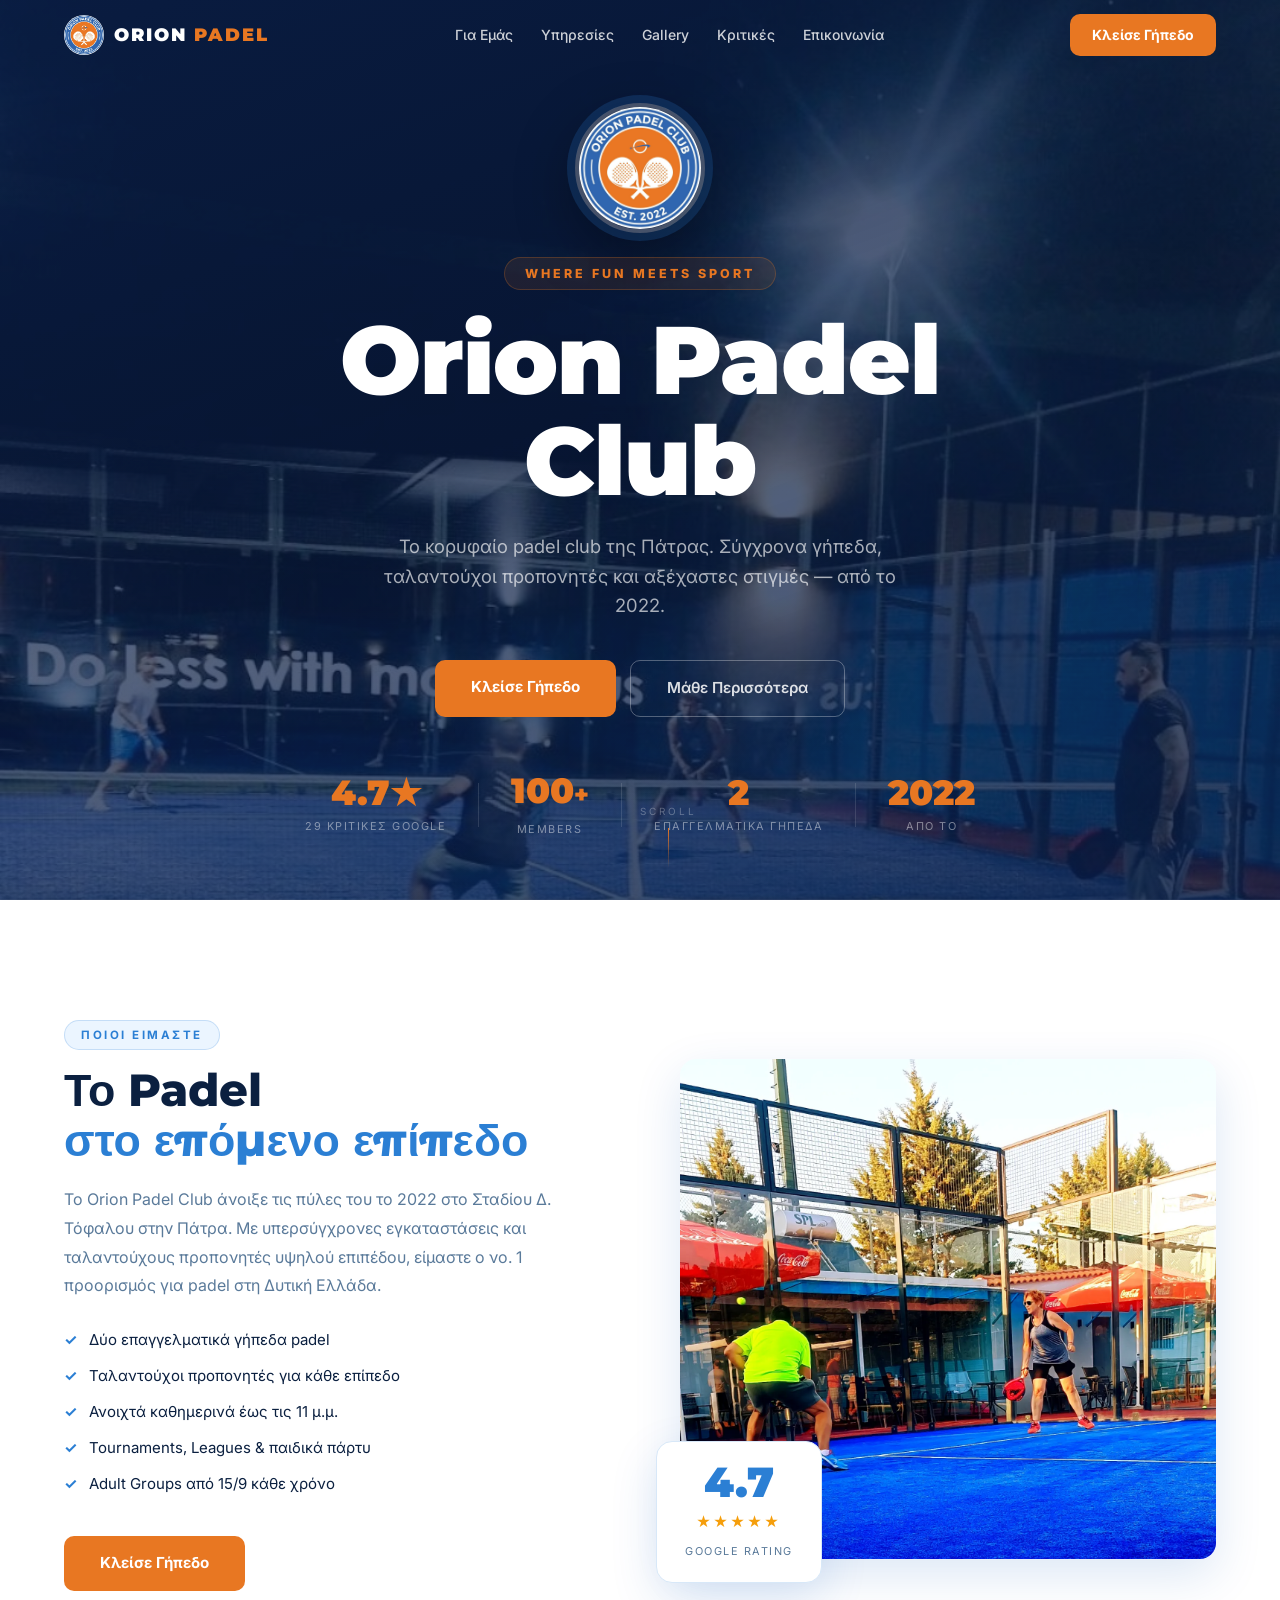
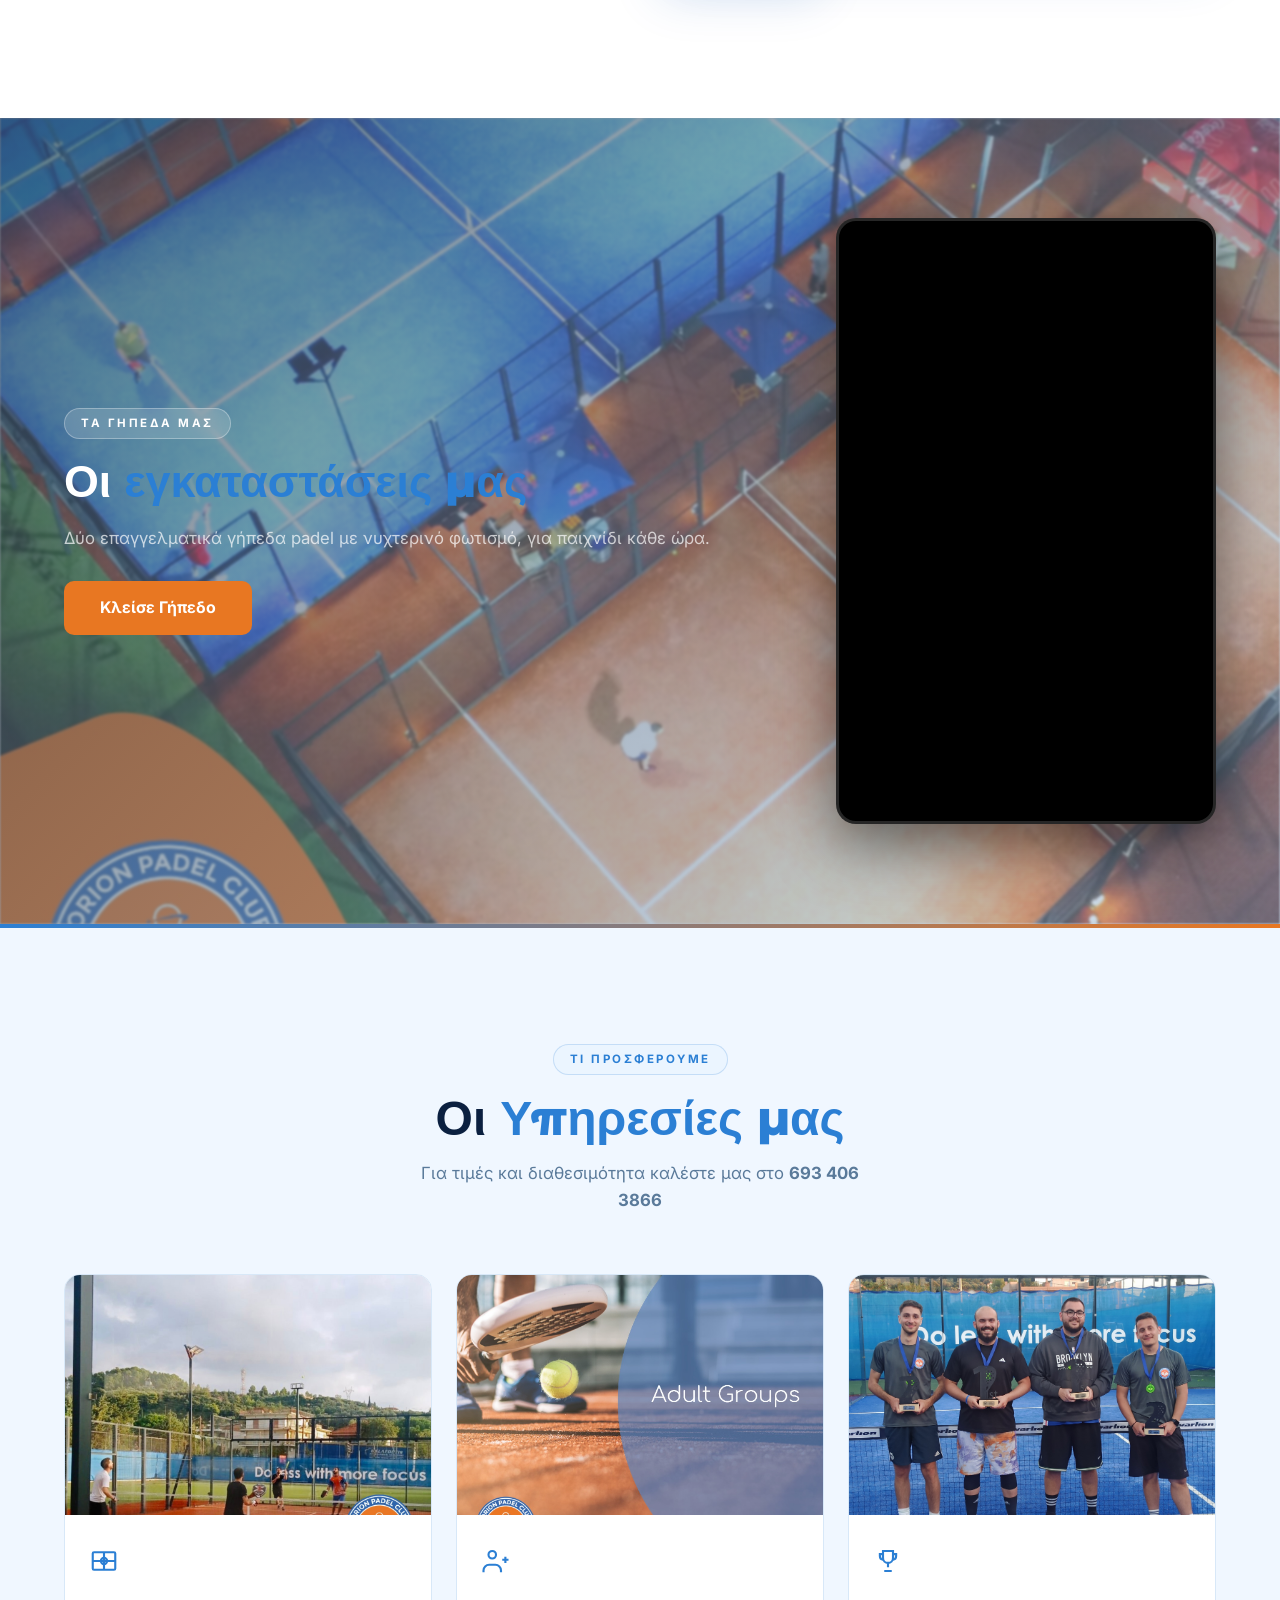
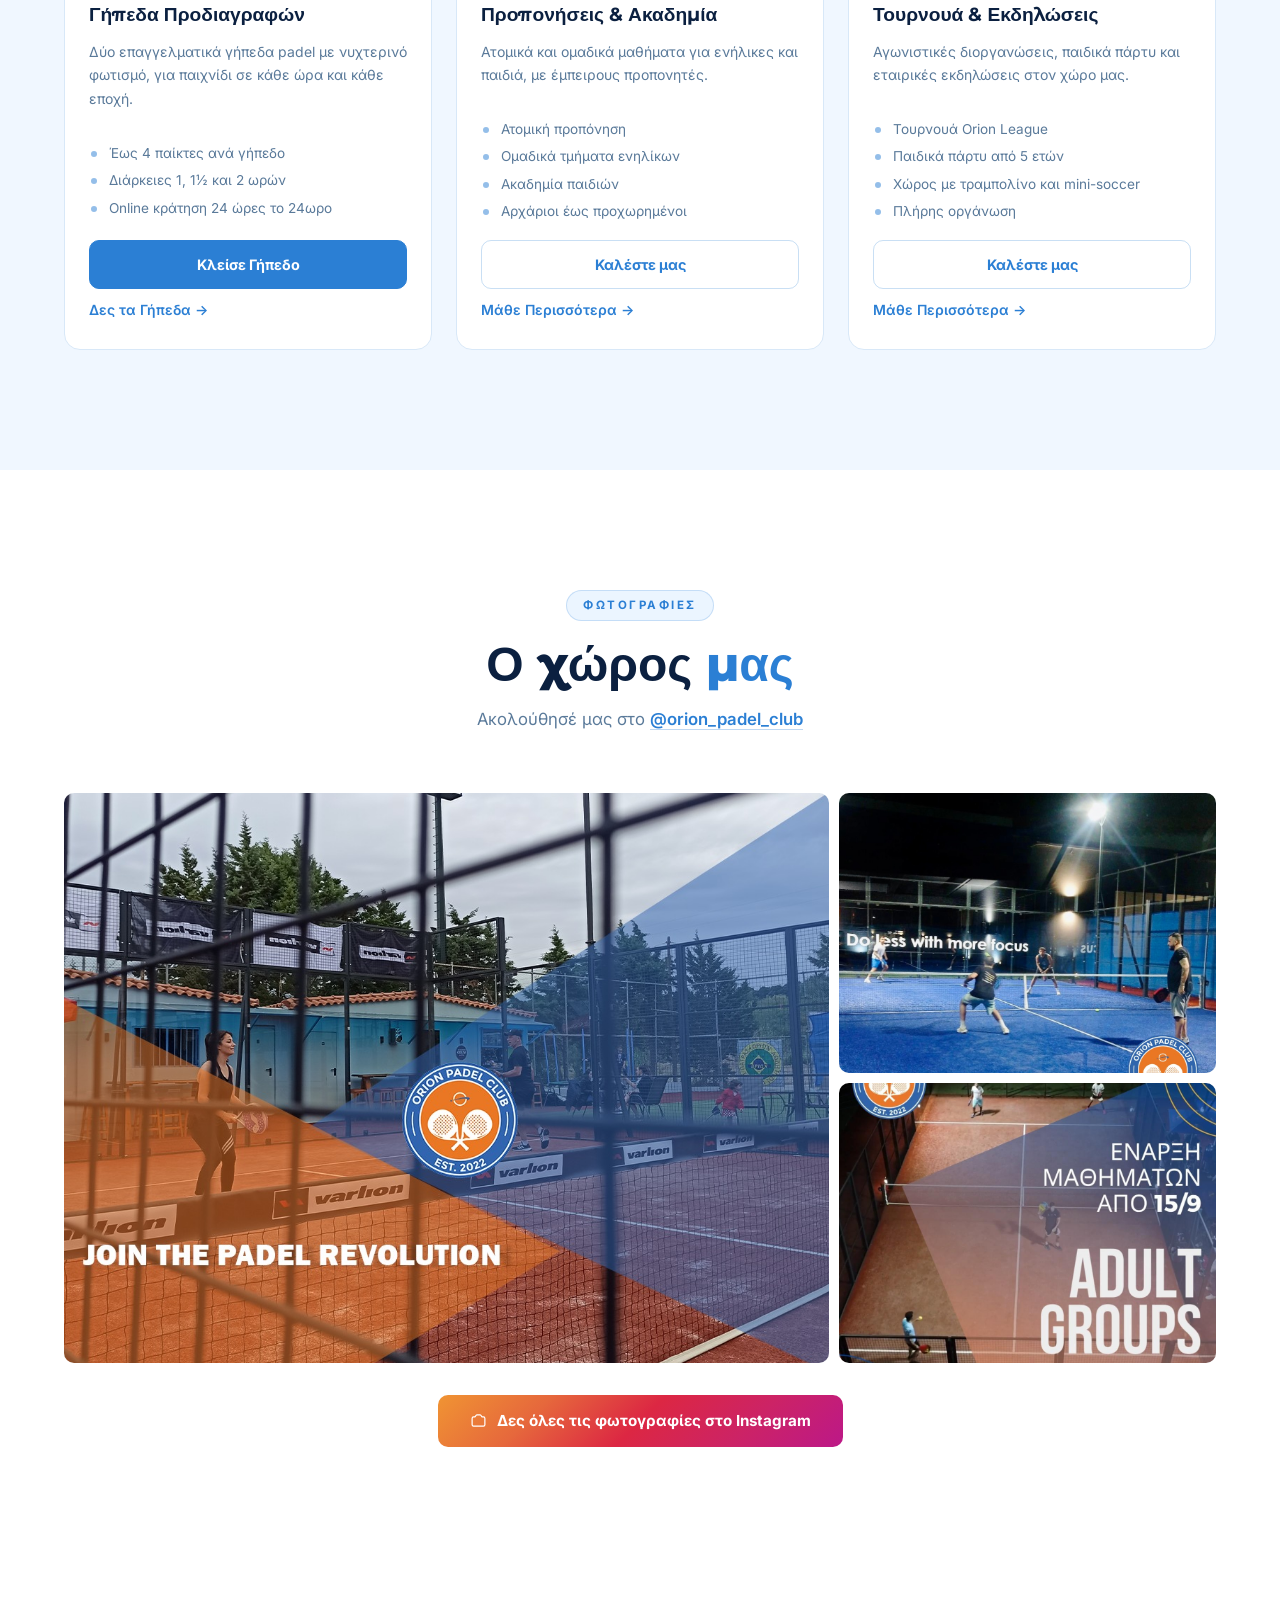
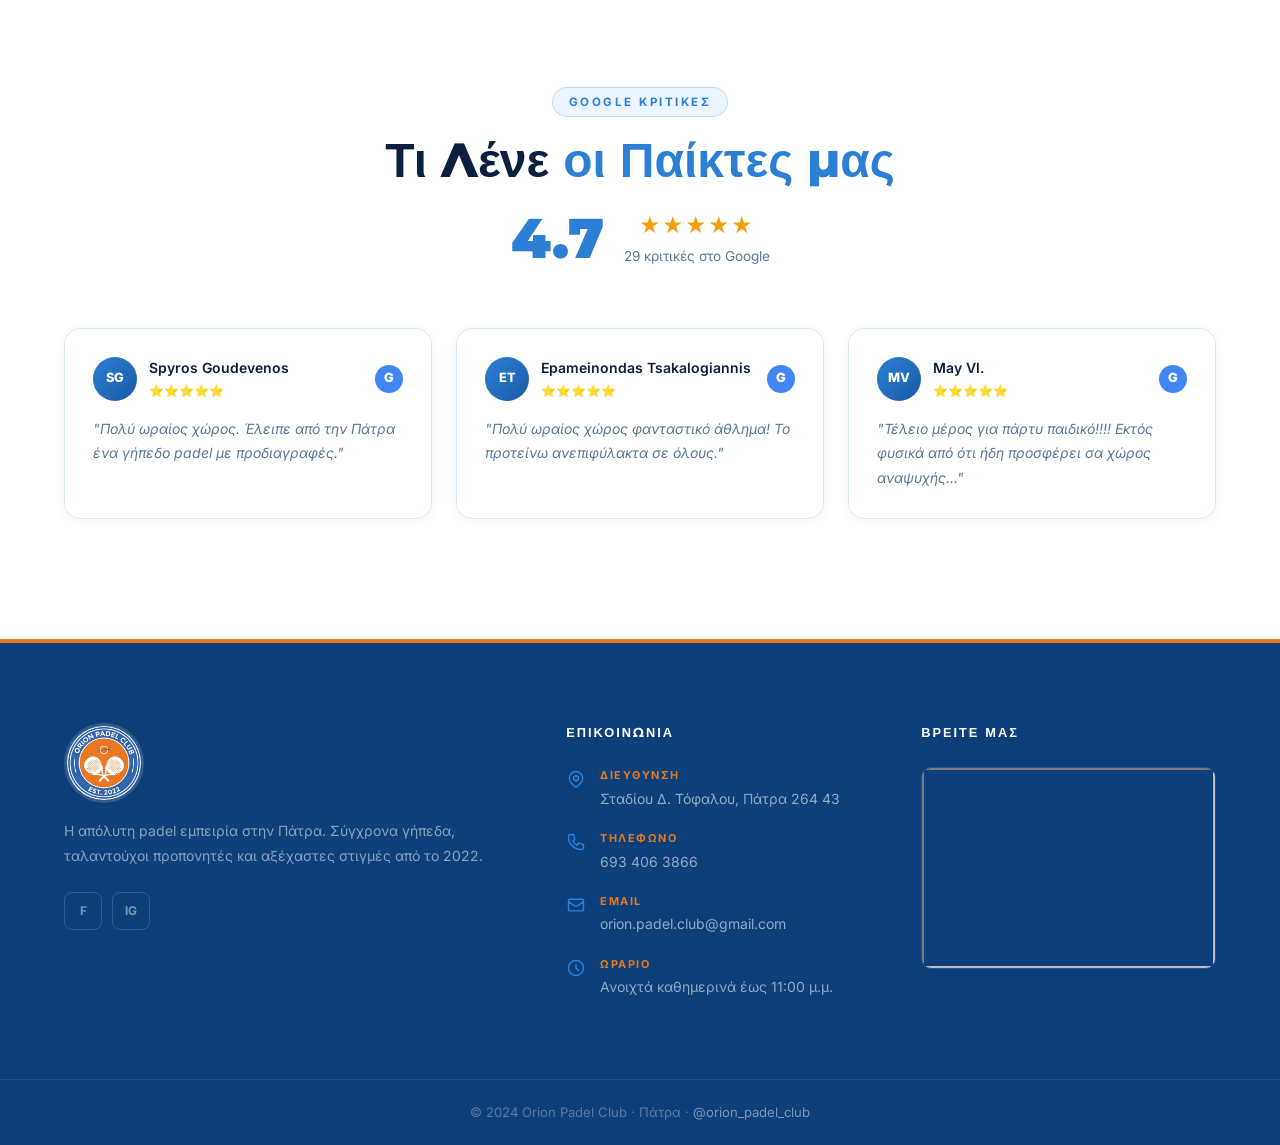
<file: index.html>
<!DOCTYPE html>
<html lang="el">
<head>
    <meta charset="UTF-8">
    <meta name="viewport" content="width=device-width, initial-scale=1.0">
    <title>Orion Padel Club | Γήπεδα Padel στην Πάτρα</title>
    <meta name="description" content="Padel club στην Πάτρα με δύο επαγγελματικά γήπεδα και νυχτερινό φωτισμό. Online κρατήσεις 24/7, προπονήσεις για κάθε επίπεδο, τουρνουά και εκδηλώσεις.">
    <link rel="canonical" href="https://orionpadel.gr/">
    <meta property="og:type" content="website">
    <meta property="og:site_name" content="Orion Padel Club">
    <meta property="og:locale" content="el_GR">
    <meta property="og:title" content="Orion Padel Club | Γήπεδα Padel στην Πάτρα">
    <meta property="og:description" content="Padel club στην Πάτρα με δύο επαγγελματικά γήπεδα και νυχτερινό φωτισμό. Online κρατήσεις 24/7, προπονήσεις για κάθε επίπεδο, τουρνουά και εκδηλώσεις.">
    <meta property="og:url" content="https://orionpadel.gr/">
    <meta property="og:image" content="https://orionpadel.gr/476462604_612488381373689_1802314196645097007_n.jpg">
    <meta name="twitter:card" content="summary_large_image">
    <script type="application/ld+json">
    {
      "@context": "https://schema.org",
      "@type": "SportsActivityLocation",
      "name": "Orion Padel Club",
      "url": "https://orionpadel.gr",
      "telephone": "+306934063866",
      "email": "orion.padel.club@gmail.com",
      "description": "Padel club στην Πάτρα με δύο επαγγελματικά γήπεδα, προπονήσεις για κάθε επίπεδο και online κρατήσεις.",
      "address": {
        "@type": "PostalAddress",
        "streetAddress": "Σταδίου Δ. Τόφαλου",
        "addressLocality": "Πάτρα",
        "postalCode": "26443",
        "addressCountry": "GR"
      },
      "sameAs": [
        "https://www.facebook.com/Orion.padel/",
        "https://www.instagram.com/orion_padel_club/"
      ],
      "openingHoursSpecification": [{
        "@type": "OpeningHoursSpecification",
        "dayOfWeek": ["Monday","Tuesday","Wednesday","Thursday","Friday","Saturday","Sunday"],
        "opens": "10:00",
        "closes": "23:00"
      }],
      "sport": "Padel"
    }
    </script>
    <link rel="preconnect" href="https://fonts.googleapis.com">
    <link rel="preconnect" href="https://fonts.gstatic.com" crossorigin>
    <link href="https://fonts.googleapis.com/css2?family=Montserrat:wght@400;600;700;800;900&family=Inter:wght@300;400;500;600&display=swap" rel="stylesheet">
    <link rel="stylesheet" href="style.css">
</head>
<body>

<!-- ══════════════════ NAV ══════════════════ -->
<nav id="navbar">
    <div class="nav-container">
        <div class="nav-logo">
            <img src="277898447_1340928239759984_2555456471420129413_n.jpg" alt="Orion Padel Club Logo" class="nav-logo-img">
            <span class="nav-logo-text">ORION <span>PADEL</span></span>
        </div>
        <ul class="nav-links" id="navLinks">
            <li><a href="#about">Για Εμάς</a></li>
            <li><a href="#services">Υπηρεσίες</a></li>
            <li><a href="#gallery">Gallery</a></li>
                        <li><a href="#reviews">Κριτικές</a></li>
            <li><a href="#contact">Επικοινωνία</a></li>
        </ul>
        <a href="https://court-book.gr/app.html?club=orion-padel-club" class="nav-cta" target="_blank">Κλείσε Γήπεδο</a>
        <button class="hamburger" id="hamburger" aria-label="Menu">
            <span></span><span></span><span></span>
        </button>
    </div>
</nav>

<!-- ══════════════════ HERO ══════════════════ -->
<section class="hero" id="home">
    <div class="hero-bg"></div>
    <div class="hero-overlay"></div>
    <div class="hero-particles" id="particles"></div>
    <div class="hero-content">
        <img
            src="277898447_1340928239759984_2555456471420129413_n.jpg"
            alt="Orion Padel Club"
            class="hero-logo"
        >
        <p class="hero-tagline">WHERE FUN MEETS SPORT</p>
        <h1 class="hero-title">Orion Padel Club</h1>
        <p class="hero-subtitle">Το κορυφαίο padel club της Πάτρας. Σύγχρονα γήπεδα, ταλαντούχοι προπονητές και αξέχαστες στιγμές — από το 2022.</p>
        <div class="hero-buttons">
            <a href="https://court-book.gr/app.html?club=orion-padel-club" class="btn-primary" target="_blank">Κλείσε Γήπεδο</a>
            <a href="#about" class="btn-secondary">Μάθε Περισσότερα</a>
        </div>
        <div class="hero-stats">
            <div class="hero-stat">
                <span class="hero-stat-num hero-stat-fixed">4.7★</span>
                <span class="hero-stat-label">29 κριτικές Google</span>
            </div>
            <div class="hero-stat-divider"></div>
            <div class="hero-stat">
                <span class="hero-stat-num" data-target="100">0</span><span class="hero-stat-plus">+</span>
                <span class="hero-stat-label">Members</span>
            </div>
            <div class="hero-stat-divider"></div>
            <div class="hero-stat">
                <span class="hero-stat-num" data-target="2">0</span>
                <span class="hero-stat-label">Επαγγελματικά γήπεδα</span>
            </div>
            <div class="hero-stat-divider"></div>
            <div class="hero-stat">
                <span class="hero-stat-num">2022</span>
                <span class="hero-stat-label">Από το</span>
            </div>
        </div>
    </div>
    <div class="hero-scroll">
        <span>Scroll</span>
        <div class="hero-scroll-line"></div>
    </div>
</section>

<!-- ══════════════════ ABOUT ══════════════════ -->
<section id="about" class="about">
    <div class="container">
        <div class="about-grid">
            <div class="about-text reveal">
                <span class="section-tag">Ποιοι Είμαστε</span>
                <h2>Το Padel<br><span class="accent">στο επόμενο επίπεδο</span></h2>
                <p>Το Orion Padel Club άνοιξε τις πύλες του το 2022 στο Σταδίου Δ. Τόφαλου στην Πάτρα. Με υπερσύγχρονες εγκαταστάσεις και ταλαντούχους προπονητές υψηλού επιπέδου, είμαστε ο νο. 1 προορισμός για padel στη Δυτική Ελλάδα.</p>
                <ul class="about-list">
                    <li><span class="check">✓</span> Δύο επαγγελματικά γήπεδα padel</li>
                    <li><span class="check">✓</span> Ταλαντούχοι προπονητές για κάθε επίπεδο</li>
                    <li><span class="check">✓</span> Ανοιχτά καθημερινά έως τις 11 μ.μ.</li>
                    <li><span class="check">✓</span> Tournaments, Leagues & παιδικά πάρτυ</li>
                    <li><span class="check">✓</span> Adult Groups από 15/9 κάθε χρόνο</li>
                </ul>
                <a href="https://court-book.gr/app.html?club=orion-padel-club" class="btn-primary" target="_blank">Κλείσε Γήπεδο</a>
            </div>
            <div class="about-image reveal">
                <img
                    src="619682704_18063772817642524_411795767459186821_n.webp"
                    alt="Παιχνίδι στο Orion Padel Club"
                >
                <div class="about-badge">
                    <span class="about-badge-num">4.7</span>
                    <span class="about-badge-stars">★★★★★</span>
                    <span class="about-badge-label">Google Rating</span>
                </div>
            </div>
        </div>
    </div>
</section>

<!-- ══════════════════ REEL VIDEO SECTION ══════════════════ -->
<section class="reel-section">
    <div class="reel-aerial-bg-wrap">
        <img src="courts-night-aerial.jpg" alt="Orion Padel Courts Aerial" class="reel-aerial-bg">
        <div class="reel-bg-overlay"></div>
    </div>
    <div class="container reel-container">
        <div class="reel-text reveal">
            <span class="section-tag-white">Τα Γήπεδά μας</span>
            <h2>Οι <span class="accent">εγκαταστάσεις μας</span></h2>
            <p>Δύο επαγγελματικά γήπεδα padel με νυχτερινό φωτισμό, για παιχνίδι κάθε ώρα.</p>
            <a href="https://court-book.gr/app.html?club=orion-padel-club" class="btn-aerial" target="_blank">Κλείσε Γήπεδο</a>
        </div>
        <div class="reel-video-wrap reveal">
            <div class="reel-frame">
                <iframe
                    src="https://www.instagram.com/reel/Cl5odrdqqvw/embed/"
                    class="reel-iframe"
                    frameborder="0"
                    scrolling="no"
                    allowtransparency="true"
                    allow="autoplay; clipboard-write; encrypted-media; picture-in-picture; web-share"
                    title="Orion Padel Club Courts Aerial Video">
                </iframe>
            </div>
        </div>
    </div>
</section>


<!-- ══════════════════ SERVICES ══════════════════ -->
<section id="services" class="services">
    <div class="container">
        <div class="section-header reveal">
            <span class="section-tag">Τι Προσφέρουμε</span>
            <h2>Οι <span class="accent">Υπηρεσίες μας</span></h2>
            <p>Για τιμές και διαθεσιμότητα καλέστε μας στο <strong>693 406 3866</strong></p>
        </div>
        <div class="services-grid">
            <div class="service-card reveal">
                <a href="courts.html" class="service-img-wrap">
                    <img src="474384340_601663165789544_9038787885227403554_n.jpg" alt="Γήπεδα Προδιαγραφών">
                    <div class="service-img-overlay"><span>Δες τα Γήπεδα →</span></div>
                </a>
                <div class="service-body">
                    <div class="service-icon"><svg class="" fill="none" stroke="currentColor" stroke-width="1.7" viewBox="0 0 24 24" aria-hidden="true"><path d="M3 6a1 1 0 011-1h16a1 1 0 011 1v12a1 1 0 01-1 1H4a1 1 0 01-1-1V6z"/><path d="M12 5v14M3 12h18"/><circle cx="12" cy="12" r="2.5"/></svg></div>
                    <h3>Γήπεδα Προδιαγραφών</h3>
                    <p>Δύο επαγγελματικά γήπεδα padel με νυχτερινό φωτισμό, για παιχνίδι σε κάθε ώρα και κάθε εποχή.</p>
                    <ul class="service-list"><li>Έως 4 παίκτες ανά γήπεδο</li><li>Διάρκειες 1, 1½ και 2 ωρών</li><li>Online κράτηση 24 ώρες το 24ωρο</li></ul>
                    <div class="service-actions">
                        <a href="https://court-book.gr/app.html?club=orion-padel-club" target="_blank" rel="noopener" class="service-cta service-cta-primary">Κλείσε Γήπεδο</a>
                        <a href="courts.html" class="service-link">Δες τα Γήπεδα <span>→</span></a>
                    </div>
                </div>
            </div>
            <div class="service-card reveal">
                <a href="training.html" class="service-img-wrap">
                    <img src="475463544_607085241914003_7410631101019543347_n.jpg" alt="Προπονήσεις & Ακαδημία">
                    <div class="service-img-overlay"><span>Μάθε Περισσότερα →</span></div>
                </a>
                <div class="service-body">
                    <div class="service-icon"><svg class="" fill="none" stroke="currentColor" stroke-width="1.7" viewBox="0 0 24 24" aria-hidden="true"><circle cx="9" cy="7" r="3"/><path d="M2 21v-1.5A4.5 4.5 0 016.5 15h5a4.5 4.5 0 014.5 4.5V21"/><path d="M17 11h5M19.5 8.5v5"/></svg></div>
                    <h3>Προπονήσεις &amp; Ακαδημία</h3>
                    <p>Ατομικά και ομαδικά μαθήματα για ενήλικες και παιδιά, με έμπειρους προπονητές.</p>
                    <ul class="service-list"><li>Ατομική προπόνηση</li><li>Ομαδικά τμήματα ενηλίκων</li><li>Ακαδημία παιδιών</li><li>Αρχάριοι έως προχωρημένοι</li></ul>
                    <div class="service-actions">
                        <a href="tel:6934063866" class="service-cta">Καλέστε μας</a>
                        <a href="training.html" class="service-link">Μάθε Περισσότερα <span>→</span></a>
                    </div>
                </div>
            </div>
            <div class="service-card reveal">
                <a href="events.html" class="service-img-wrap">
                    <img src="476671590_611097024846158_4931442393525078446_n.jpg" alt="Τουρνουά & Εκδηλώσεις">
                    <div class="service-img-overlay"><span>Μάθε Περισσότερα →</span></div>
                </a>
                <div class="service-body">
                    <div class="service-icon"><svg class="" fill="none" stroke="currentColor" stroke-width="1.7" viewBox="0 0 24 24" aria-hidden="true"><path d="M8 4h8v5.5a4 4 0 11-8 0V4z"/><path d="M8 6.5H5.5V8a3 3 0 002.7 3M16 6.5h2.5V8a3 3 0 01-2.7 3"/><path d="M12 13.5V17M9 20h6"/></svg></div>
                    <h3>Τουρνουά &amp; Εκδηλώσεις</h3>
                    <p>Αγωνιστικές διοργανώσεις, παιδικά πάρτυ και εταιρικές εκδηλώσεις στον χώρο μας.</p>
                    <ul class="service-list"><li>Τουρνουά Orion League</li><li>Παιδικά πάρτυ από 5 ετών</li><li>Χώρος με τραμπολίνο και mini-soccer</li><li>Πλήρης οργάνωση</li></ul>
                    <div class="service-actions">
                        <a href="tel:6934063866" class="service-cta">Καλέστε μας</a>
                        <a href="events.html" class="service-link">Μάθε Περισσότερα <span>→</span></a>
                    </div>
                </div>
            </div>
        </div>
    </div>
</section>

<!-- ══════════════════ GALLERY ══════════════════ -->
<section id="gallery" class="gallery">
    <div class="container">
        <div class="section-header reveal">
            <span class="section-tag">Φωτογραφίες</span>
            <h2>Ο χώρος <span class="accent">μας</span></h2>
            <p>Ακολούθησέ μας στο <a href="https://www.instagram.com/orion_padel_club/" target="_blank" rel="noopener" class="insta-link">@orion_padel_club</a></p>
        </div>
        <div class="gallery-grid reveal">
            <div class="gallery-item large">
                <img src="476462604_612488381373689_1802314196645097007_n.jpg" alt="Γήπεδα padel στο Orion Padel Club">
            </div>
            <div class="gallery-item">
                <img src="474686653_601663159122878_315167343641763235_n.jpg" alt="Νυχτερινό παιχνίδι στο Orion Padel Club">
            </div>
            <div class="gallery-item">
                <img src="501060916_692495527272776_5464132047283927235_n.jpg" alt="Ομαδικά μαθήματα ενηλίκων">
            </div>
        </div>
        <div class="gallery-cta reveal">
            <a href="https://www.instagram.com/orion_padel_club/" target="_blank" rel="noopener" class="btn-instagram">
                <svg class="ico" fill="none" stroke="currentColor" stroke-width="1.7" viewBox="0 0 24 24" aria-hidden="true"><path stroke-linecap="round" stroke-linejoin="round" d="M3 9a2 2 0 012-2h.93a2 2 0 001.664-.89l.812-1.22A2 2 0 0110.07 4h3.86a2 2 0 011.664.89l.812 1.22A2 2 0 0018.07 7H19a2 2 0 012 2v9a2 2 0 01-2 2H5a2 2 0 01-2-2V9z"/></svg> Δες όλες τις φωτογραφίες στο Instagram
            </a>
        </div>
    </div>
</section>



<!-- ══════════════════ REVIEWS ══════════════════ -->
<section id="reviews" class="reviews">
    <div class="container">
        <div class="section-header reveal">
            <span class="section-tag">Google Κριτικές</span>
            <h2>Τι Λένε <span class="accent">οι Παίκτες μας</span></h2>
            <div class="rating-overall">
                <span class="rating-big">4.7</span>
                <div>
                    <div class="rating-stars">★★★★★</div>
                    <span class="rating-count">29 κριτικές στο Google</span>
                </div>
            </div>
        </div>
        <div class="reviews-grid">
            <div class="review-card reveal">
                <div class="review-top">
                    <div class="reviewer-avatar">SG</div>
                    <div class="reviewer-info">
                        <h4>Spyros Goudevenos</h4>
                        <div class="review-stars">⭐⭐⭐⭐⭐</div>
                    </div>
                    <div class="google-g">G</div>
                </div>
                <p>"Πολύ ωραίος χώρος. Έλειπε από την Πάτρα ένα γήπεδο padel με προδιαγραφές."</p>
            </div>
            <div class="review-card reveal">
                <div class="review-top">
                    <div class="reviewer-avatar">ET</div>
                    <div class="reviewer-info">
                        <h4>Epameinondas Tsakalogiannis</h4>
                        <div class="review-stars">⭐⭐⭐⭐⭐</div>
                    </div>
                    <div class="google-g">G</div>
                </div>
                <p>"Πολύ ωραίος χώρος φανταστικό άθλημα! Το προτείνω ανεπιφύλακτα σε όλους."</p>
            </div>
            <div class="review-card reveal">
                <div class="review-top">
                    <div class="reviewer-avatar">MV</div>
                    <div class="reviewer-info">
                        <h4>May Vl.</h4>
                        <div class="review-stars">⭐⭐⭐⭐⭐</div>
                    </div>
                    <div class="google-g">G</div>
                </div>
                <p>"Τέλειο μέρος για πάρτυ παιδικό!!!! Εκτός φυσικά από ότι ήδη προσφέρει σα χώρος αναψυχής..."</p>
            </div>
        </div>
    </div>
</section>

<!-- ══════════════════ FOOTER / CONTACT ══════════════════ -->
<footer id="contact">
    <div class="footer-top">
        <div class="container">
            <div class="footer-grid">
                <div class="footer-brand reveal">
                    <img src="277898447_1340928239759984_2555456471420129413_n.jpg" alt="Orion Padel Club" class="footer-logo-img">
                    <p>Η απόλυτη padel εμπειρία στην Πάτρα. Σύγχρονα γήπεδα, ταλαντούχοι προπονητές και αξέχαστες στιγμές από το 2022.</p>
                    <div class="social-links">
                        <a href="https://www.facebook.com/Orion.padel/" class="social-btn" target="_blank" rel="noopener">f</a>
                        <a href="https://www.instagram.com/orion_padel_club/" class="social-btn" target="_blank" rel="noopener">ig</a>
                    </div>
                </div>
                <div class="footer-contact reveal">
                    <h3>Επικοινωνία</h3>
                    <div class="contact-item">
                        <span class="contact-icon"><svg class="" fill="none" stroke="currentColor" stroke-width="1.7" viewBox="0 0 24 24" aria-hidden="true"><path stroke-linecap="round" stroke-linejoin="round" d="M17.657 16.657L13.414 20.9a2 2 0 01-2.827 0l-4.244-4.243a8 8 0 1111.314 0zM15 11a3 3 0 11-6 0 3 3 0 016 0z"/></svg></span>
                        <div>
                            <strong>Διεύθυνση</strong>
                            <p>Σταδίου Δ. Τόφαλου, Πάτρα 264 43</p>
                        </div>
                    </div>
                    <div class="contact-item">
                        <span class="contact-icon"><svg class="" fill="none" stroke="currentColor" stroke-width="1.7" viewBox="0 0 24 24" aria-hidden="true"><path stroke-linecap="round" stroke-linejoin="round" d="M3 5a2 2 0 012-2h3.28a1 1 0 01.948.684l1.498 4.493a1 1 0 01-.502 1.21l-2.257 1.13a11 11 0 005.516 5.516l1.13-2.257a1 1 0 011.21-.502l4.493 1.498a1 1 0 01.684.949V19a2 2 0 01-2 2h-1C9.716 21 3 14.284 3 6V5z"/></svg></span>
                        <div>
                            <strong>Τηλέφωνο</strong>
                            <p><a href="tel:6934063866">693 406 3866</a></p>
                        </div>
                    </div>
                    <div class="contact-item">
                        <span class="contact-icon"><svg class="" fill="none" stroke="currentColor" stroke-width="1.7" viewBox="0 0 24 24" aria-hidden="true"><path stroke-linecap="round" stroke-linejoin="round" d="M3 8l7.89 5.26a2 2 0 002.22 0L21 8M5 19h14a2 2 0 002-2V7a2 2 0 00-2-2H5a2 2 0 00-2 2v10a2 2 0 002 2z"/></svg></span>
                        <div>
                            <strong>Email</strong>
                            <p><a href="mailto:orion.padel.club@gmail.com">orion.padel.club@gmail.com</a></p>
                        </div>
                    </div>
                    <div class="contact-item">
                        <span class="contact-icon"><svg class="" fill="none" stroke="currentColor" stroke-width="1.7" viewBox="0 0 24 24" aria-hidden="true"><path stroke-linecap="round" stroke-linejoin="round" d="M12 8v4l3 3m6-3a9 9 0 11-18 0 9 9 0 0118 0z"/></svg></span>
                        <div>
                            <strong>Ωράριο</strong>
                            <p>Ανοιχτά καθημερινά έως 11:00 μ.μ.</p>
                        </div>
                    </div>
                </div>
                <div class="footer-map reveal">
                    <h3>Βρείτε μας</h3>
                    <div class="map-wrap">
                        <iframe
                            src="https://maps.google.com/maps?q=Orion+Padel+Club+Patras+Greece&output=embed"
                            allowfullscreen=""
                            loading="lazy"
                            title="Orion Padel Club Location">
                        </iframe>
                    </div>
                </div>
            </div>
        </div>
    </div>
    <div class="footer-bottom">
        <div class="container">
            <p>© 2024 Orion Padel Club · Πάτρα · <a href="https://www.instagram.com/orion_padel_club/" target="_blank">@orion_padel_club</a></p>
        </div>
    </div>
</footer>

<!-- ══════════════════ BOOKING MODAL ══════════════════ -->
<div class="modal-overlay" id="bookingModal">
    <div class="modal">
        <button class="modal-close" id="modalClose">✕</button>
        <img src="277898447_1340928239759984_2555456471420129413_n.jpg" alt="Logo" class="modal-logo">
        <h2>Κλείσε <span class="accent">Γήπεδο</span></h2>
        <p>Επικοινωνήστε μαζί μας για κράτηση:</p>
        <div class="modal-options">
            <a href="tel:6934063866" class="modal-option modal-phone">
                <span class="modal-icon"><svg class="" fill="none" stroke="currentColor" stroke-width="1.7" viewBox="0 0 24 24" aria-hidden="true"><path stroke-linecap="round" stroke-linejoin="round" d="M3 5a2 2 0 012-2h3.28a1 1 0 01.948.684l1.498 4.493a1 1 0 01-.502 1.21l-2.257 1.13a11 11 0 005.516 5.516l1.13-2.257a1 1 0 011.21-.502l4.493 1.498a1 1 0 01.684.949V19a2 2 0 01-2 2h-1C9.716 21 3 14.284 3 6V5z"/></svg></span>
                <div>
                    <strong>Κλήση</strong>
                    <span>693 406 3866</span>
                </div>
            </a>
            <a href="https://wa.me/306934063866" class="modal-option modal-whatsapp" target="_blank" rel="noopener">
                <span class="modal-icon"><svg class="" fill="none" stroke="currentColor" stroke-width="1.7" viewBox="0 0 24 24" aria-hidden="true"><path stroke-linecap="round" stroke-linejoin="round" d="M8 12h.01M12 12h.01M16 12h.01M21 12c0 4.418-4.03 8-9 8a9.86 9.86 0 01-4.255-.949L3 20l1.395-3.72C3.512 15.042 3 13.574 3 12c0-4.418 4.03-8 9-8s9 3.582 9 8z"/></svg></span>
                <div>
                    <strong>WhatsApp</strong>
                    <span>Στείλε μήνυμα</span>
                </div>
            </a>
            <a href="mailto:orion.padel.club@gmail.com" class="modal-option modal-email">
                <span class="modal-icon"><svg class="" fill="none" stroke="currentColor" stroke-width="1.7" viewBox="0 0 24 24" aria-hidden="true"><path stroke-linecap="round" stroke-linejoin="round" d="M3 8l7.89 5.26a2 2 0 002.22 0L21 8M5 19h14a2 2 0 002-2V7a2 2 0 00-2-2H5a2 2 0 00-2 2v10a2 2 0 002 2z"/></svg></span>
                <div>
                    <strong>Email</strong>
                    <span>orion.padel.club@gmail.com</span>
                </div>
            </a>
        </div>
        <p class="modal-hours">Ανοιχτά καθημερινά έως 11:00 μ.μ.</p>
    </div>
</div>

<script src="script.js"></script>
</body>
</html>
</file>
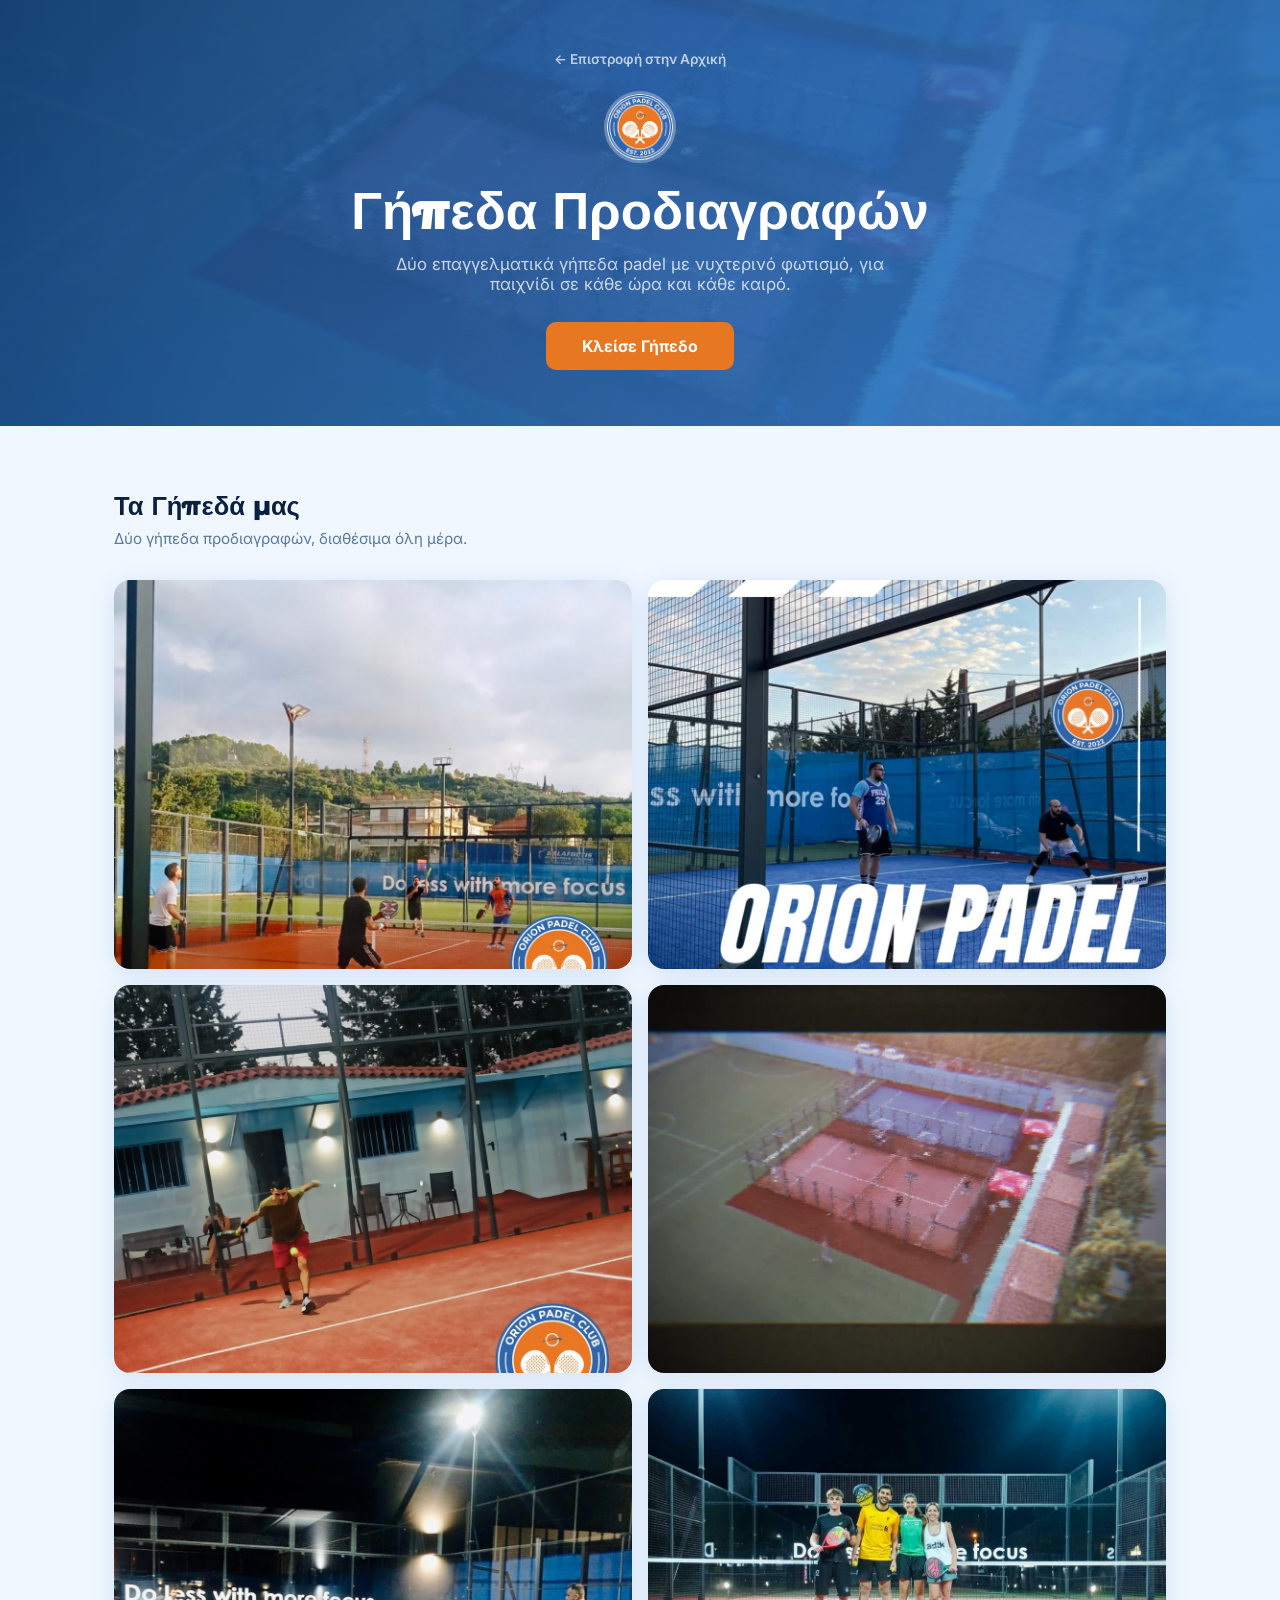
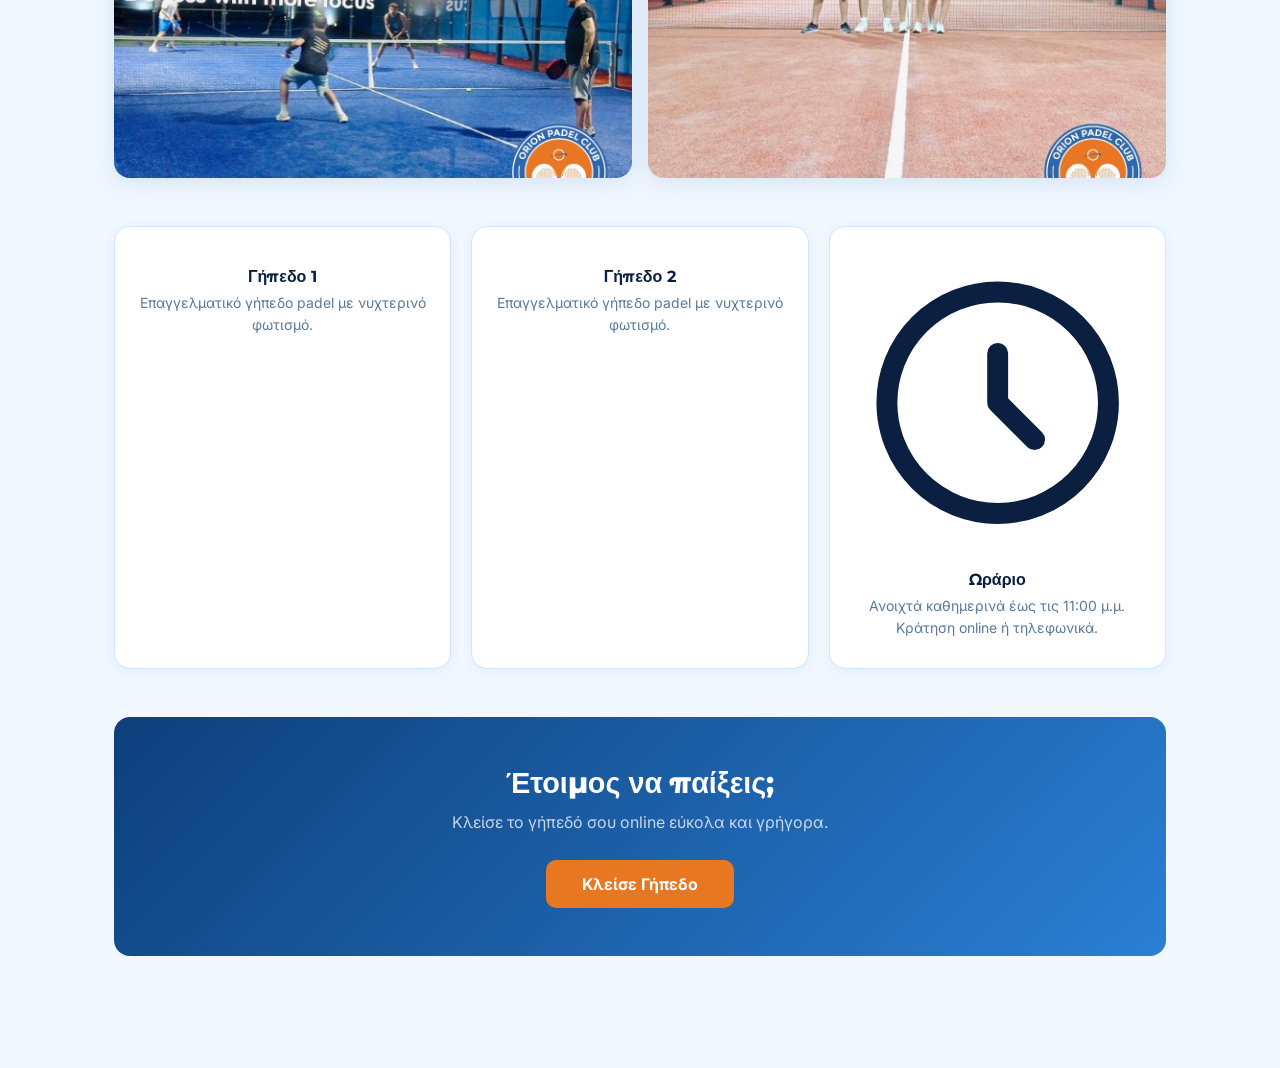
<file: courts.html>
<!DOCTYPE html>
<html lang="el">
<head>
    <meta charset="UTF-8">
    <meta name="viewport" content="width=device-width, initial-scale=1.0">
    <title>Γήπεδα Padel Πάτρα | Orion Padel Club</title>
    <meta name="description" content="Δύο επαγγελματικά γήπεδα padel στην Πάτρα με νυχτερινό φωτισμό. Κλείσε γήπεδο online, εύκολα και γρήγορα.">
    <link rel="canonical" href="https://orionpadel.gr/courts.html">
    <meta property="og:type" content="website">
    <meta property="og:site_name" content="Orion Padel Club">
    <meta property="og:locale" content="el_GR">
    <meta property="og:title" content="Γήπεδα Padel Πάτρα | Orion Padel Club">
    <meta property="og:description" content="Δύο επαγγελματικά γήπεδα padel στην Πάτρα με νυχτερινό φωτισμό. Κλείσε γήπεδο online, εύκολα και γρήγορα.">
    <meta property="og:url" content="https://orionpadel.gr/courts.html">
    <meta property="og:image" content="https://orionpadel.gr/476462604_612488381373689_1802314196645097007_n.jpg">
    <meta name="twitter:card" content="summary_large_image">
    <link rel="preconnect" href="https://fonts.googleapis.com">
    <link href="https://fonts.googleapis.com/css2?family=Montserrat:wght@700;800;900&family=Inter:wght@400;500;600&display=swap" rel="stylesheet">
    <style>
        :root {
            --blue: #2B7FD4; --orange: #E87722;
            --text: #0B2040; --muted: #5A7A9A;
            --bg: #F0F7FF; --white: #fff;
            --radius: 16px; --ease: cubic-bezier(0.4,0,0.2,1);
        }
        *, *::before, *::after { margin:0; padding:0; box-sizing:border-box; }
        body { font-family:'Inter',sans-serif; background:var(--bg); color:var(--text); }
        a { text-decoration:none; }
        img { display:block; max-width:100%; }

        /* Header */
        .page-header {
            background: linear-gradient(135deg, #0D3F7A 0%, #2B7FD4 100%);
            padding: 48px 24px 56px;
            text-align: center;
            position: relative;
            overflow: hidden;
        }
        .page-header::before {
            content:''; position:absolute; inset:0;
            background: url('529763862_1332189118629998_1682180406072646466_n.jpg') center/cover;
            opacity:0.15;
        }
        .page-header-inner { position:relative; z-index:1; }
        .back-link {
            display:inline-flex; align-items:center; gap:8px;
            color:rgba(255,255,255,0.7); font-size:0.85rem; font-weight:600;
            margin-bottom:24px; transition:color 0.2s;
        }
        .back-link:hover { color:white; }
        .page-logo { width:72px; height:72px; border-radius:50%; object-fit:cover; margin:0 auto 16px; border:3px solid rgba(255,255,255,0.3); }
        .page-header h1 { font-family:'Montserrat',sans-serif; font-size:clamp(2rem,5vw,3.2rem); font-weight:900; color:white; margin-bottom:12px; }
        .page-header p { color:rgba(255,255,255,0.75); font-size:1.05rem; max-width:520px; margin:0 auto 28px; }
        .btn-book {
            display:inline-block; background:var(--orange); color:white;
            padding:14px 36px; border-radius:10px; font-weight:700; font-size:1rem;
            transition:background 0.2s, transform 0.2s;
        }
        .btn-book:hover { background:#d06818; transform:translateY(-2px); }

        /* Gallery */
        .container { max-width:1100px; margin:0 auto; padding:0 24px; }
        .courts-section { padding:64px 0; }
        .courts-section h2 { font-family:'Montserrat',sans-serif; font-size:1.6rem; font-weight:800; color:var(--text); margin-bottom:8px; }
        .courts-section .sub { color:var(--muted); margin-bottom:32px; font-size:0.95rem; }

        .courts-grid {
            display:grid; grid-template-columns:repeat(2,1fr); gap:16px;
            margin-bottom:48px;
        }
        .court-img {
            border-radius:var(--radius); overflow:hidden;
            box-shadow:0 4px 24px rgba(0,87,184,0.12);
            aspect-ratio:4/3;
        }
        .court-img.tall { aspect-ratio:3/4; }
        .court-img img { width:100%; height:100%; object-fit:cover; transition:transform 0.5s var(--ease); }
        .court-img:hover img { transform:scale(1.04); }

        .court-info {
            display:grid; grid-template-columns:repeat(3,1fr); gap:20px; margin-top:48px;
        }
        .info-card {
            background:white; border-radius:var(--radius); padding:28px 20px; text-align:center;
            box-shadow:0 2px 12px rgba(0,87,184,0.06); border:1px solid #D0E8FF;
        }
        .info-icon { font-size:2rem; margin-bottom:12px; display:block; }
        .info-card h3 { font-family:'Montserrat',sans-serif; font-size:1rem; font-weight:700; color:var(--text); margin-bottom:6px; }
        .info-card p { color:var(--muted); font-size:0.875rem; line-height:1.6; }

        .cta-section { background:linear-gradient(135deg,#0D3F7A,#2B7FD4); border-radius:var(--radius); padding:48px 32px; text-align:center; margin:48px 0; }
        .cta-section h2 { font-family:'Montserrat',sans-serif; font-size:1.8rem; font-weight:800; color:white; margin-bottom:12px; }
        .cta-section p { color:rgba(255,255,255,0.75); margin-bottom:28px; }

        @media(max-width:768px) {
            .courts-grid { grid-template-columns:1fr; }
            .court-info { grid-template-columns:1fr; }
        }
    </style>
</head>
<body>

<div class="page-header">
    <div class="page-header-inner">
        <a href="index.html" class="back-link">← Επιστροφή στην Αρχική</a>
        <img src="277898447_1340928239759984_2555456471420129413_n.jpg" alt="Logo" class="page-logo">
        <h1>Γήπεδα Προδιαγραφών</h1>
        <p>Δύο επαγγελματικά γήπεδα padel με νυχτερινό φωτισμό, για παιχνίδι σε κάθε ώρα και κάθε καιρό.</p>
        <a href="https://court-book.gr/app.html?club=orion-padel-club" class="btn-book" target="_blank">Κλείσε Γήπεδο</a>
    </div>
</div>

<div class="container">
    <section class="courts-section">
        <h2>Τα Γήπεδά μας</h2>
        <p class="sub">Δύο γήπεδα προδιαγραφών, διαθέσιμα όλη μέρα.</p>

        <div class="courts-grid">
            <div class="court-img">
                <img src="474384340_601663165789544_9038787885227403554_n.jpg" alt="Γήπεδα Padel Orion">
            </div>
            <div class="court-img">
                <img src="502533811_568499025988821_6737359274597966269_n.jpg" alt="Γήπεδο padel Orion">
            </div>
            <div class="court-img">
                <img src="622484299_18082751726234332_5287657858306089154_n.jpg" alt="Γήπεδο padel Orion">
            </div>
            <div class="court-img">
                <img src="529763862_1332189118629998_1682180406072646466_n.jpg" alt="Aerial View Orion Padel">
            </div>
            <div class="court-img">
                <img src="474686653_601663159122878_315167343641763235_n.jpg" alt="Night Padel">
            </div>
            <div class="court-img">
                <img src="622805828_18107163571668498_5827866228424908685_n.jpg" alt="Παίκτες στο Γήπεδο">
            </div>
        </div>

        <div class="court-info">
            <div class="info-card">
                <span class="info-icon info-red"></span>
                <h3>Γήπεδο 1</h3>
                <p>Επαγγελματικό γήπεδο padel με νυχτερινό φωτισμό.</p>
            </div>
            <div class="info-card">
                <span class="info-icon info-blue"></span>
                <h3>Γήπεδο 2</h3>
                <p>Επαγγελματικό γήπεδο padel με νυχτερινό φωτισμό.</p>
            </div>
            <div class="info-card">
                <span class="info-icon"><svg fill="none" stroke="currentColor" stroke-width="1.7" viewBox="0 0 24 24" aria-hidden="true"><path stroke-linecap="round" stroke-linejoin="round" d="M12 8v4l3 3m6-3a9 9 0 11-18 0 9 9 0 0118 0z"/></svg></span>
                <h3>Ωράριο</h3>
                <p>Ανοιχτά καθημερινά έως τις 11:00 μ.μ. Κράτηση online ή τηλεφωνικά.</p>
            </div>
        </div>

        <div class="cta-section">
            <h2>Έτοιμος να παίξεις;</h2>
            <p>Κλείσε το γήπεδό σου online εύκολα και γρήγορα.</p>
            <a href="https://court-book.gr/app.html?club=orion-padel-club" class="btn-book" target="_blank">Κλείσε Γήπεδο</a>
        </div>
    </section>
</div>

</body>
</html>
</file>
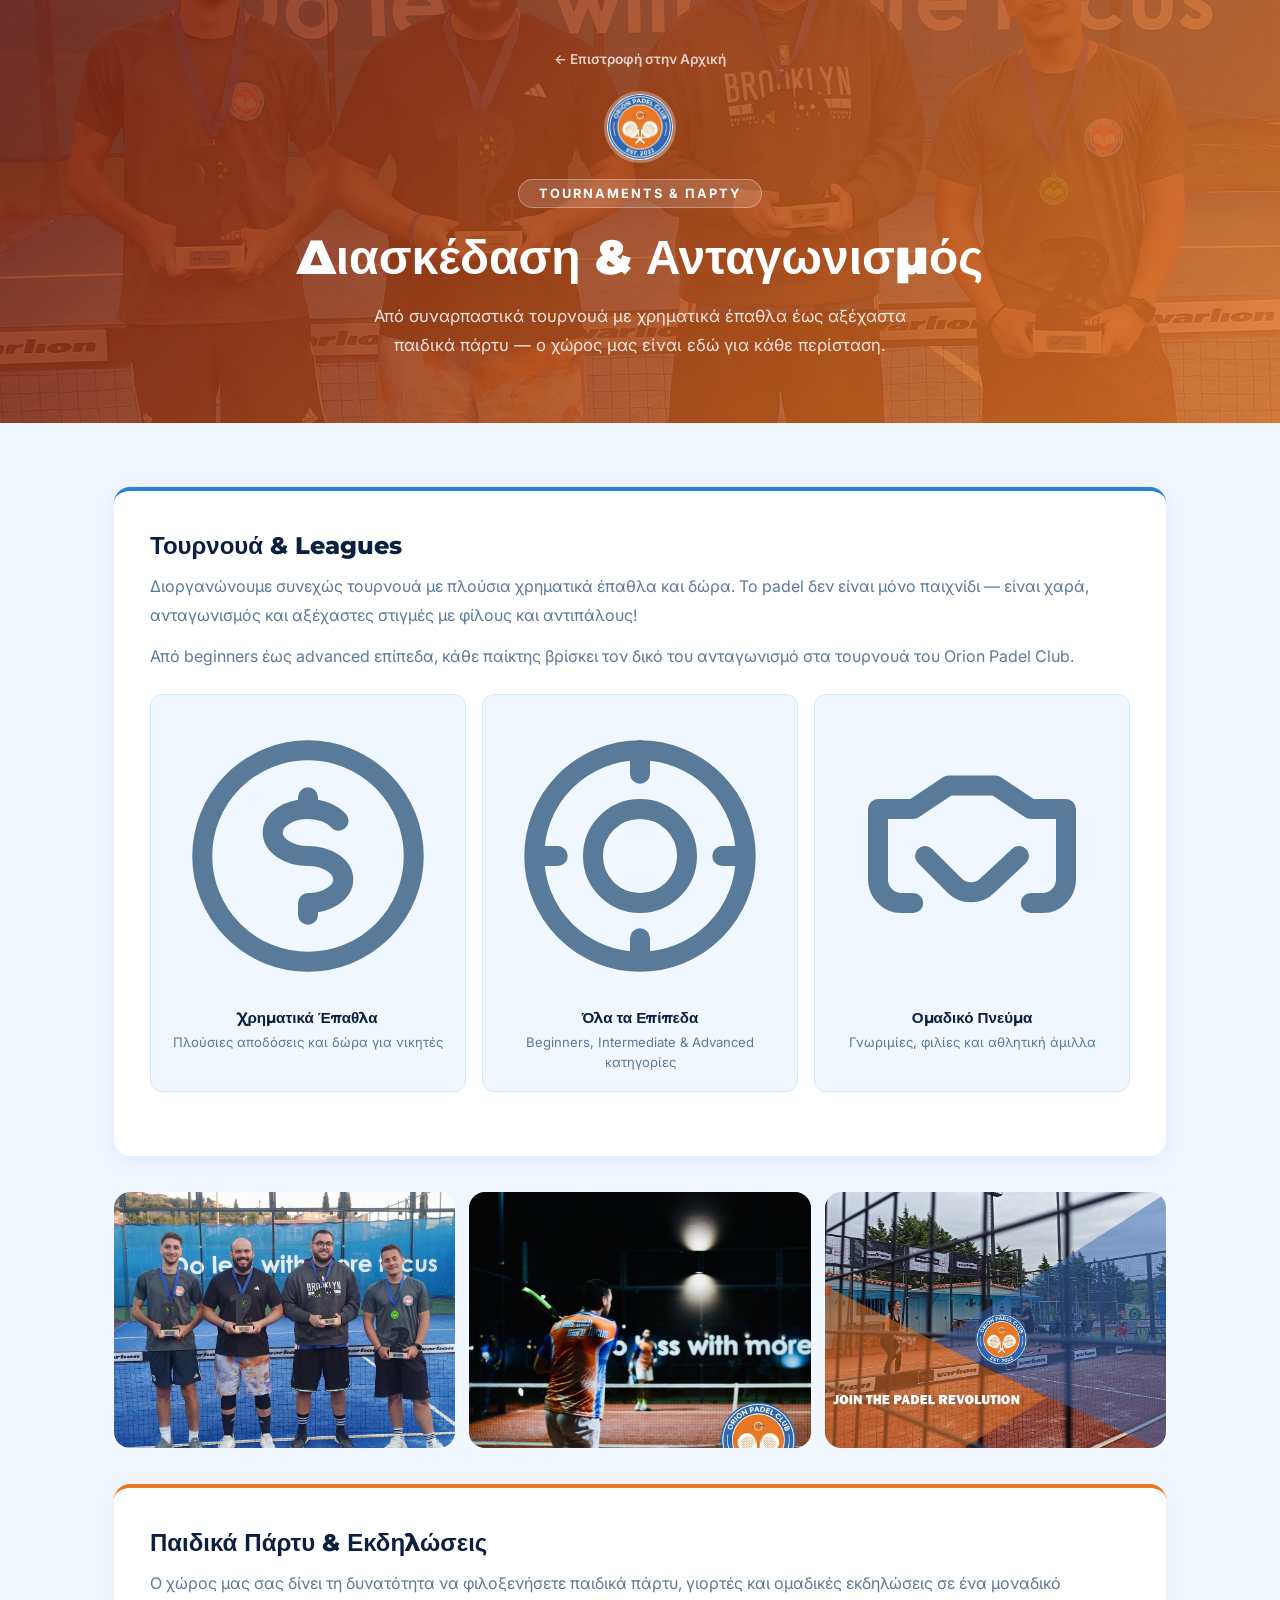
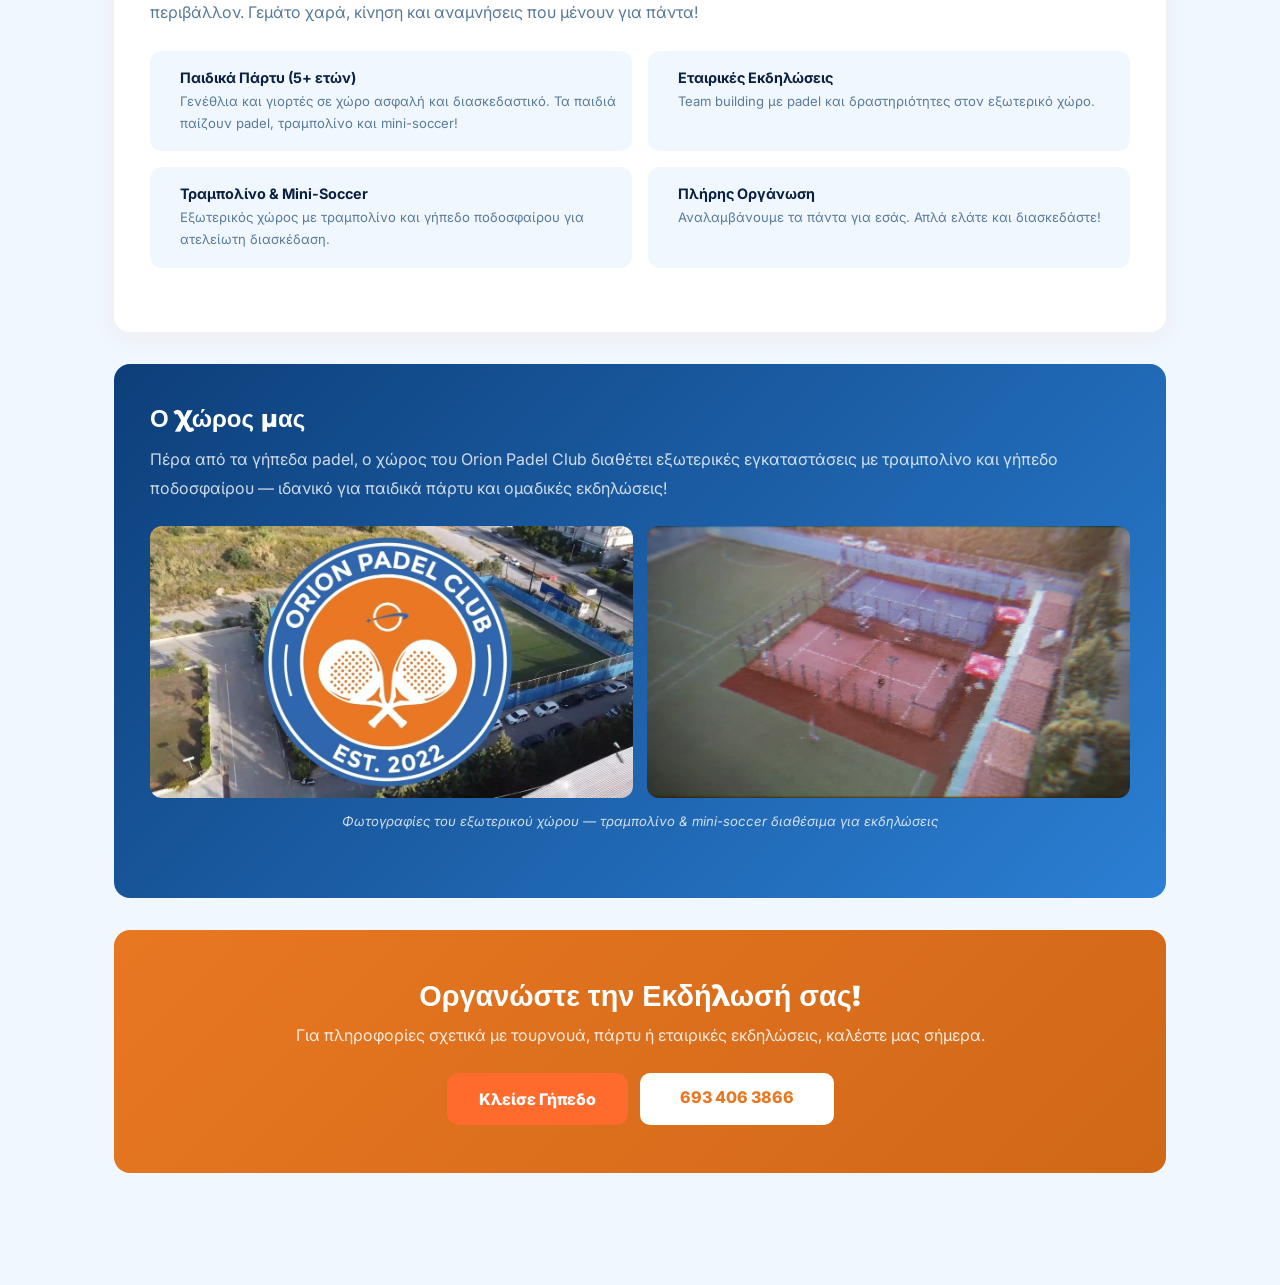
<file: events.html>
<!DOCTYPE html>
<html lang="el">
<head>
    <meta charset="UTF-8">
    <meta name="viewport" content="width=device-width, initial-scale=1.0">
    <title>Τουρνουά & Εκδηλώσεις Padel | Orion Padel Club</title>
    <meta name="description" content="Τουρνουά padel, παιδικά πάρτυ και εταιρικές εκδηλώσεις στο Orion Padel Club στην Πάτρα.">
    <link rel="canonical" href="https://orionpadel.gr/events.html">
    <meta property="og:type" content="website">
    <meta property="og:site_name" content="Orion Padel Club">
    <meta property="og:locale" content="el_GR">
    <meta property="og:title" content="Τουρνουά & Εκδηλώσεις Padel | Orion Padel Club">
    <meta property="og:description" content="Τουρνουά padel, παιδικά πάρτυ και εταιρικές εκδηλώσεις στο Orion Padel Club στην Πάτρα.">
    <meta property="og:url" content="https://orionpadel.gr/events.html">
    <meta property="og:image" content="https://orionpadel.gr/476462604_612488381373689_1802314196645097007_n.jpg">
    <meta name="twitter:card" content="summary_large_image">
    <link rel="preconnect" href="https://fonts.googleapis.com">
    <link href="https://fonts.googleapis.com/css2?family=Montserrat:wght@700;800;900&family=Inter:wght@400;500;600&display=swap" rel="stylesheet">
    <style>
        :root {
            --blue: #2B7FD4; --orange: #E87722;
            --text: #0B2040; --muted: #5A7A9A;
            --bg: #F0F7FF; --white: #fff;
            --radius: 16px; --ease: cubic-bezier(0.4,0,0.2,1);
        }
        *, *::before, *::after { margin:0; padding:0; box-sizing:border-box; }
        body { font-family:'Inter',sans-serif; background:var(--bg); color:var(--text); }
        a { text-decoration:none; }
        img { display:block; max-width:100%; }

        .page-header {
            background: linear-gradient(135deg, #7a1f0d 0%, #E87722 100%);
            padding: 48px 24px 64px;
            text-align: center;
            position: relative; overflow: hidden;
        }
        .page-header::before {
            content:''; position:absolute; inset:0;
            background: url('476671590_611097024846158_4931442393525078446_n.jpg') center/cover;
            opacity:0.15;
        }
        .page-header-inner { position:relative; z-index:1; }
        .back-link {
            display:inline-flex; align-items:center; gap:8px;
            color:rgba(255,255,255,0.75); font-size:0.85rem; font-weight:600;
            margin-bottom:24px; transition:color 0.2s;
        }
        .back-link:hover { color:white; }
        .page-logo { width:72px; height:72px; border-radius:50%; object-fit:cover; margin:0 auto 16px; border:3px solid rgba(255,255,255,0.3); }
        .page-header h1 { font-family:'Montserrat',sans-serif; font-size:clamp(2rem,5vw,3rem); font-weight:900; color:white; margin-bottom:16px; }
        .page-header .tagline {
            display:inline-block; background:rgba(255,255,255,0.15); border:1px solid rgba(255,255,255,0.3);
            color:white; font-size:0.8rem; font-weight:700; letter-spacing:2px; text-transform:uppercase;
            padding:6px 20px; border-radius:100px; margin-bottom:20px;
        }
        .page-header p { color:rgba(255,255,255,0.85); font-size:1.05rem; max-width:560px; margin:0 auto; line-height:1.7; }

        .container { max-width:1100px; margin:0 auto; padding:0 24px; }
        .section { padding:64px 0; }

        /* Section titles */
        .sec-title { font-family:'Montserrat',sans-serif; font-size:1.7rem; font-weight:800; color:var(--text); margin-bottom:8px; }
        .sec-sub { color:var(--muted); margin-bottom:36px; line-height:1.7; }
        .orange { color:var(--orange); }

        /* Tournament section */
        .tournament-block {
            background:white; border-radius:var(--radius);
            padding:40px 36px; margin-bottom:32px;
            border-top:4px solid var(--blue);
            box-shadow:0 4px 24px rgba(0,87,184,0.08);
        }
        .tournament-block h2 { font-family:'Montserrat',sans-serif; font-size:1.5rem; font-weight:800; color:var(--text); margin-bottom:12px; }
        .tournament-block p { color:var(--muted); line-height:1.8; margin-bottom:12px; }

        .highlights { display:grid; grid-template-columns:repeat(3,1fr); gap:16px; margin:24px 0; }
        .highlight-item { background:var(--bg); border-radius:12px; padding:20px 16px; text-align:center; border:1px solid #D0E8FF; }
        .highlight-icon { font-size:1.8rem; display:block; margin-bottom:8px; }
        .highlight-item strong { display:block; font-family:'Montserrat',sans-serif; font-size:0.95rem; font-weight:700; color:var(--text); margin-bottom:4px; }
        .highlight-item span { font-size:0.82rem; color:var(--muted); }

        /* Party section */
        .party-block {
            background:white; border-radius:var(--radius);
            padding:40px 36px; margin-bottom:32px;
            border-top:4px solid var(--orange);
            box-shadow:0 4px 24px rgba(232,119,34,0.08);
        }
        .party-block h2 { font-family:'Montserrat',sans-serif; font-size:1.5rem; font-weight:800; color:var(--text); margin-bottom:12px; }
        .party-block p { color:var(--muted); line-height:1.8; margin-bottom:12px; }

        .party-highlights { display:grid; grid-template-columns:repeat(2,1fr); gap:16px; margin:24px 0; }
        .party-item { display:flex; align-items:flex-start; gap:14px; background:var(--bg); border-radius:12px; padding:18px 16px; }
        .party-item .picon { font-size:1.6rem; flex-shrink:0; margin-top:2px; }
        .party-item strong { display:block; font-size:0.9rem; font-weight:700; color:var(--text); margin-bottom:4px; }
        .party-item span { font-size:0.82rem; color:var(--muted); line-height:1.5; }

        /* Photo grid */
        .event-photos { display:grid; grid-template-columns:repeat(3,1fr); gap:14px; margin:36px 0; }
        .event-photo { border-radius:var(--radius); overflow:hidden; aspect-ratio:4/3; }
        .event-photo img { width:100%; height:100%; object-fit:cover; transition:transform 0.5s var(--ease); }
        .event-photo:hover img { transform:scale(1.04); }

        /* Surrounding area */
        .area-block {
            background:linear-gradient(135deg,#0D3F7A,#2B7FD4); border-radius:var(--radius);
            padding:40px 36px; margin-bottom:32px; color:white;
        }
        .area-block h2 { font-family:'Montserrat',sans-serif; font-size:1.5rem; font-weight:800; color:white; margin-bottom:12px; }
        .area-block p { color:rgba(255,255,255,0.8); line-height:1.8; margin-bottom:24px; }
        .area-photos { display:grid; grid-template-columns:1fr 1fr; gap:14px; }
        .area-photo { border-radius:12px; overflow:hidden; aspect-ratio:16/9; }
        .area-photo img { width:100%; height:100%; object-fit:cover; }
        .area-note { font-size:0.82rem; color:rgba(255,255,255,0.6); margin-top:12px; font-style:italic; text-align:center; }

        /* CTA */
        .cta-section {
            background:linear-gradient(135deg,#E87722,#d06818); border-radius:var(--radius);
            padding:48px 32px; text-align:center; margin-bottom:48px;
        }
        .cta-section h2 { font-family:'Montserrat',sans-serif; font-size:1.8rem; font-weight:800; color:white; margin-bottom:12px; }
        .cta-section p { color:rgba(255,255,255,0.85); margin-bottom:28px; }
        .btn-cta-white {
            display:inline-block; background:white; color:var(--orange);
            padding:14px 40px; border-radius:10px; font-weight:800; font-size:1rem;
            transition:transform 0.2s, box-shadow 0.2s;
        }
        .btn-cta-white:hover { transform:translateY(-2px); box-shadow:0 10px 30px rgba(0,0,0,0.2); }

        @media(max-width:768px) {
            .highlights { grid-template-columns:1fr 1fr; }
            .party-highlights { grid-template-columns:1fr; }
            .event-photos { grid-template-columns:1fr 1fr; }
            .area-photos { grid-template-columns:1fr; }
            .tournament-block, .party-block { padding:28px 20px; }
        }

        .cta-buttons { display:flex; flex-wrap:wrap; gap:12px; justify-content:center; }
        .btn-cta-book {
            display:inline-block; background:#FF6B2C; color:#fff;
            padding:16px 32px; border-radius:12px; font-weight:800; font-size:1rem;
            transition:transform .2s, box-shadow .2s;
        }
        .btn-cta-book:hover { transform:translateY(-2px); box-shadow:0 10px 24px rgba(255,107,44,.35); }
    </style>
</head>
<body>

<div class="page-header">
    <div class="page-header-inner">
        <a href="index.html" class="back-link">← Επιστροφή στην Αρχική</a>
        <img src="277898447_1340928239759984_2555456471420129413_n.jpg" alt="Logo" class="page-logo">
        <span class="tagline">Tournaments & Πάρτυ</span>
        <h1>Διασκέδαση & Ανταγωνισμός</h1>
        <p>Από συναρπαστικά τουρνουά με χρηματικά έπαθλα έως αξέχαστα παιδικά πάρτυ — ο χώρος μας είναι εδώ για κάθε περίσταση.</p>
    </div>
</div>

<div class="container">
    <section class="section">

        <!-- Tournaments -->
        <div class="tournament-block">
            <h2>Τουρνουά &amp; Leagues</h2>
            <p>Διοργανώνουμε συνεχώς τουρνουά με πλούσια χρηματικά έπαθλα και δώρα. Το padel δεν είναι μόνο παιχνίδι — είναι χαρά, ανταγωνισμός και αξέχαστες στιγμές με φίλους και αντιπάλους!</p>
            <p>Από beginners έως advanced επίπεδα, κάθε παίκτης βρίσκει τον δικό του ανταγωνισμό στα τουρνουά του Orion Padel Club.</p>

            <div class="highlights">
                <div class="highlight-item">
                    <span class="highlight-icon"><svg fill="none" stroke="currentColor" stroke-width="1.7" viewBox="0 0 24 24" aria-hidden="true"><path stroke-linecap="round" stroke-linejoin="round" d="M12 8c-1.657 0-3 .895-3 2s1.343 2 3 2 3 .895 3 2-1.343 2-3 2m0-8c1.11 0 2.08.402 2.599 1M12 8V7m0 9v1M21 12a9 9 0 11-18 0 9 9 0 0118 0z"/></svg></span>
                    <strong>Χρηματικά Έπαθλα</strong>
                    <span>Πλούσιες αποδόσεις και δώρα για νικητές</span>
                </div>
                <div class="highlight-item">
                    <span class="highlight-icon"><svg fill="none" stroke="currentColor" stroke-width="1.7" viewBox="0 0 24 24" aria-hidden="true"><path stroke-linecap="round" stroke-linejoin="round" d="M12 8a4 4 0 100 8 4 4 0 000-8zM12 3v2m0 14v2M3 12h2m14 0h2M21 12a9 9 0 11-18 0 9 9 0 0118 0z"/></svg></span>
                    <strong>Όλα τα Επίπεδα</strong>
                    <span>Beginners, Intermediate & Advanced κατηγορίες</span>
                </div>
                <div class="highlight-item">
                    <span class="highlight-icon"><svg fill="none" stroke="currentColor" stroke-width="1.7" viewBox="0 0 24 24" aria-hidden="true"><path stroke-linecap="round" stroke-linejoin="round" d="M8 12l2.5 2.5a2 2 0 002.83 0L16 12M4 8h3l3-2h4l3 2h3M4 8v6a2 2 0 002 2h1M20 8v6a2 2 0 01-2 2h-1"/></svg></span>
                    <strong>Ομαδικό Πνεύμα</strong>
                    <span>Γνωριμίες, φιλίες και αθλητική άμιλλα</span>
                </div>
            </div>
        </div>

        <!-- Event photos -->
        <div class="event-photos">
            <div class="event-photo">
                <img src="476671590_611097024846158_4931442393525078446_n.jpg" alt="Tournament">
            </div>
            <div class="event-photo">
                <img src="631816040_18436455394117545_2341124460685318878_n.jpg" alt="Night Tournament">
            </div>
            <div class="event-photo">
                <img src="476462604_612488381373689_1802314196645097007_n.jpg" alt="Orion Club">
            </div>
        </div>

        <!-- Party -->
        <div class="party-block">
            <h2>Παιδικά Πάρτυ &amp; Εκδηλώσεις</h2>
            <p>Ο χώρος μας σας δίνει τη δυνατότητα να φιλοξενήσετε παιδικά πάρτυ, γιορτές και ομαδικές εκδηλώσεις σε ένα μοναδικό περιβάλλον. Γεμάτο χαρά, κίνηση και αναμνήσεις που μένουν για πάντα!</p>

            <div class="party-highlights">
                <div class="party-item">
                    <span class="picon"><svg fill="none" stroke="currentColor" stroke-width="1.7" viewBox="0 0 24 24" aria-hidden="true"><path stroke-linecap="round" stroke-linejoin="round" d="M12 8v13m0-13V6a2 2 0 112 2h-2zm0 0V5.5A2.5 2.5 0 109.5 8H12zm-7 4h14M5 12a2 2 0 110-4h14a2 2 0 110 4M5 12v7a2 2 0 002 2h10a2 2 0 002-2v-7"/></svg></span>
                    <div>
                        <strong>Παιδικά Πάρτυ (5+ ετών)</strong>
                        <span>Γενέθλια και γιορτές σε χώρο ασφαλή και διασκεδαστικό. Τα παιδιά παίζουν padel, τραμπολίνο και mini-soccer!</span>
                    </div>
                </div>
                <div class="party-item">
                    <span class="picon"><svg fill="none" stroke="currentColor" stroke-width="1.7" viewBox="0 0 24 24" aria-hidden="true"><path stroke-linecap="round" stroke-linejoin="round" d="M19 21V5a2 2 0 00-2-2H7a2 2 0 00-2 2v16m14 0h2m-2 0h-5m-9 0H3m2 0h5M9 7h1m-1 4h1m4-4h1m-1 4h1m-5 10v-5a1 1 0 011-1h2a1 1 0 011 1v5m-4 0h4"/></svg></span>
                    <div>
                        <strong>Εταιρικές Εκδηλώσεις</strong>
                        <span>Team building με padel και δραστηριότητες στον εξωτερικό χώρο.</span>
                    </div>
                </div>
                <div class="party-item">
                    <span class="picon"><svg fill="none" stroke="currentColor" stroke-width="1.7" viewBox="0 0 24 24" aria-hidden="true"><path stroke-linecap="round" stroke-linejoin="round" d="M13 10V3L4 14h7v7l9-11h-7z"/></svg></span>
                    <div>
                        <strong>Τραμπολίνο & Mini-Soccer</strong>
                        <span>Εξωτερικός χώρος με τραμπολίνο και γήπεδο ποδοσφαίρου για ατελείωτη διασκέδαση.</span>
                    </div>
                </div>
                <div class="party-item">
                    <span class="picon"><svg fill="none" stroke="currentColor" stroke-width="1.7" viewBox="0 0 24 24" aria-hidden="true"><path stroke-linecap="round" stroke-linejoin="round" d="M4 20l4.5-11L19 19.5 4 20zM14 4l1 2m3-1l-1.5 2M20 9l-2 .5"/></svg></span>
                    <div>
                        <strong>Πλήρης Οργάνωση</strong>
                        <span>Αναλαμβάνουμε τα πάντα για εσάς. Απλά ελάτε και διασκεδάστε!</span>
                    </div>
                </div>
            </div>
        </div>

        <!-- Surrounding area -->
        <div class="area-block">
            <h2>Ο Χώρος μας</h2>
            <p>Πέρα από τα γήπεδα padel, ο χώρος του Orion Padel Club διαθέτει εξωτερικές εγκαταστάσεις με τραμπολίνο και γήπεδο ποδοσφαίρου — ιδανικό για παιδικά πάρτυ και ομαδικές εκδηλώσεις!</p>
            <div class="area-photos">
                <div class="area-photo">
                    <img src="529940550_1400122627730327_6066926045840071841_n.jpg" alt="Aerial view - εξωτερικός χώρος">
                </div>
                <div class="area-photo">
                    <img src="529763862_1332189118629998_1682180406072646466_n.jpg" alt="Orion Padel Club area">
                </div>
            </div>
            <p class="area-note">Φωτογραφίες του εξωτερικού χώρου — τραμπολίνο & mini-soccer διαθέσιμα για εκδηλώσεις</p>
        </div>

        <div class="cta-section">
            <h2>Οργανώστε την Εκδήλωσή σας!</h2>
            <p>Για πληροφορίες σχετικά με τουρνουά, πάρτυ ή εταιρικές εκδηλώσεις, καλέστε μας σήμερα.</p>
            <div class="cta-buttons"><a href="https://court-book.gr/app.html?club=orion-padel-club" class="btn-cta-book" target="_blank" rel="noopener">Κλείσε Γήπεδο</a><a href="tel:6934063866" class="btn-cta-white">693 406 3866</a></div>
        </div>

    </section>
</div>

</body>
</html>
</file>
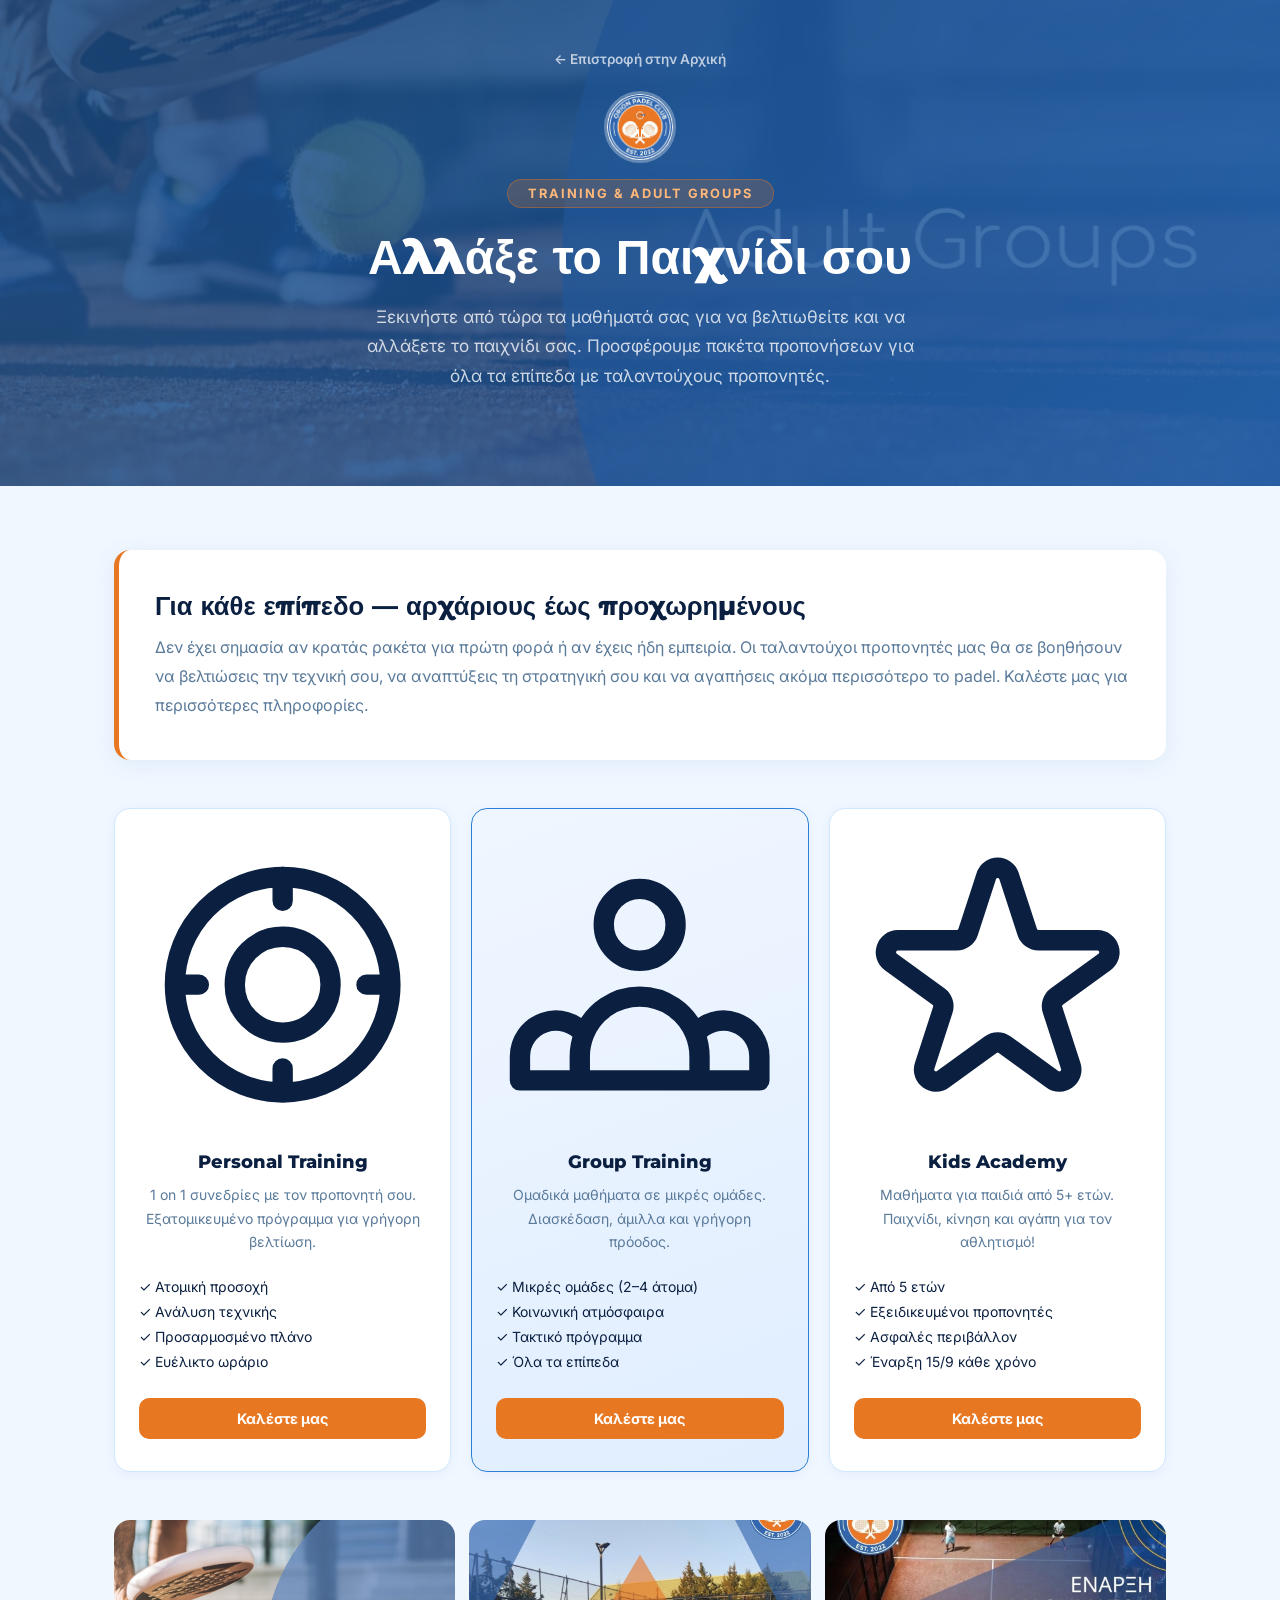
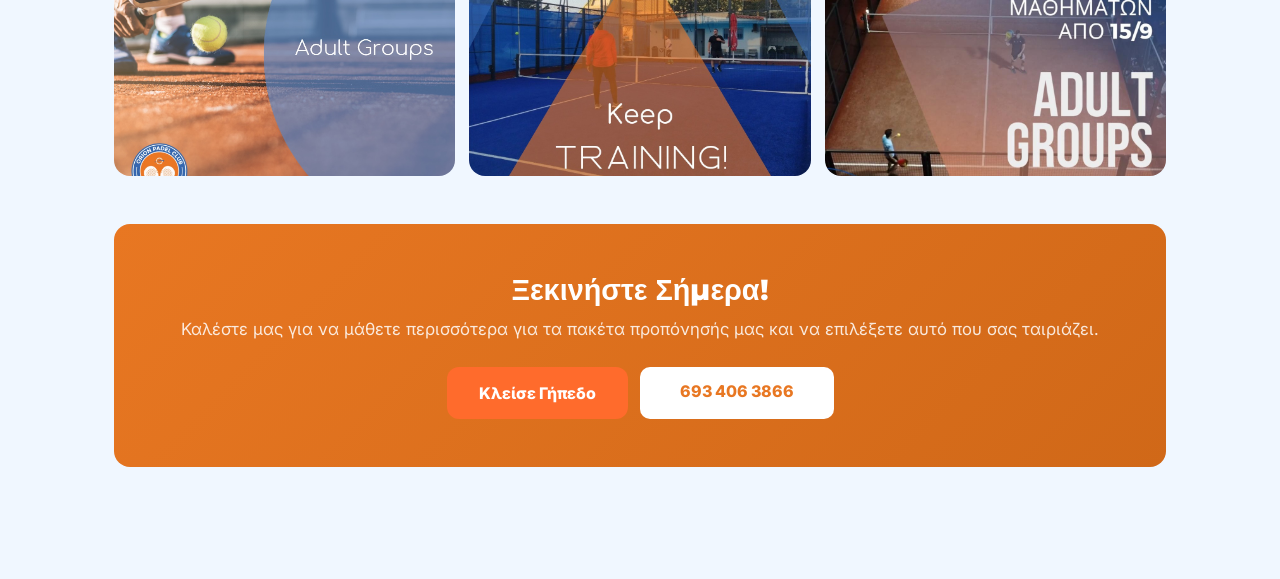
<file: training.html>
<!DOCTYPE html>
<html lang="el">
<head>
    <meta charset="UTF-8">
    <meta name="viewport" content="width=device-width, initial-scale=1.0">
    <title>Προπονήσεις Padel Πάτρα | Orion Padel Club</title>
    <meta name="description" content="Ατομικά και ομαδικά μαθήματα padel στην Πάτρα, για αρχάριους και προχωρημένους. Ακαδημία παιδιών και τμήματα ενηλίκων.">
    <link rel="canonical" href="https://orionpadel.gr/training.html">
    <meta property="og:type" content="website">
    <meta property="og:site_name" content="Orion Padel Club">
    <meta property="og:locale" content="el_GR">
    <meta property="og:title" content="Προπονήσεις Padel Πάτρα | Orion Padel Club">
    <meta property="og:description" content="Ατομικά και ομαδικά μαθήματα padel στην Πάτρα, για αρχάριους και προχωρημένους. Ακαδημία παιδιών και τμήματα ενηλίκων.">
    <meta property="og:url" content="https://orionpadel.gr/training.html">
    <meta property="og:image" content="https://orionpadel.gr/476462604_612488381373689_1802314196645097007_n.jpg">
    <meta name="twitter:card" content="summary_large_image">
    <link rel="preconnect" href="https://fonts.googleapis.com">
    <link href="https://fonts.googleapis.com/css2?family=Montserrat:wght@700;800;900&family=Inter:wght@400;500;600&display=swap" rel="stylesheet">
    <style>
        :root {
            --blue: #2B7FD4; --orange: #E87722;
            --text: #0B2040; --muted: #5A7A9A;
            --bg: #F0F7FF; --white: #fff;
            --radius: 16px; --ease: cubic-bezier(0.4,0,0.2,1);
        }
        *, *::before, *::after { margin:0; padding:0; box-sizing:border-box; }
        body { font-family:'Inter',sans-serif; background:var(--bg); color:var(--text); }
        a { text-decoration:none; }
        img { display:block; max-width:100%; }

        .page-header {
            background: linear-gradient(135deg, #0D3F7A 0%, #1A5BA8 100%);
            padding: 48px 24px 64px;
            text-align: center;
            position: relative; overflow: hidden;
        }
        .page-header::before {
            content:''; position:absolute; inset:0;
            background: url('475463544_607085241914003_7410631101019543347_n.jpg') center/cover;
            opacity:0.18;
        }
        .page-header-inner { position:relative; z-index:1; }
        .back-link {
            display:inline-flex; align-items:center; gap:8px;
            color:rgba(255,255,255,0.7); font-size:0.85rem; font-weight:600;
            margin-bottom:24px; transition:color 0.2s;
        }
        .back-link:hover { color:white; }
        .page-logo { width:72px; height:72px; border-radius:50%; object-fit:cover; margin:0 auto 16px; border:3px solid rgba(255,255,255,0.3); }
        .page-header h1 { font-family:'Montserrat',sans-serif; font-size:clamp(2rem,5vw,3rem); font-weight:900; color:white; margin-bottom:16px; }
        .page-header .tagline {
            display:inline-block; background:rgba(232,119,34,0.2); border:1px solid rgba(232,119,34,0.4);
            color:#ffb87a; font-size:0.8rem; font-weight:700; letter-spacing:2px; text-transform:uppercase;
            padding:6px 20px; border-radius:100px; margin-bottom:20px;
        }
        .page-header p { color:rgba(255,255,255,0.78); font-size:1.08rem; max-width:560px; margin:0 auto 32px; line-height:1.7; }

        .container { max-width:1100px; margin:0 auto; padding:0 24px; }
        .section { padding:64px 0; }

        /* Hero message */
        .hero-msg {
            background:white; border-radius:var(--radius); padding:40px 36px;
            border-left:5px solid var(--orange); margin-bottom:48px;
            box-shadow:0 4px 24px rgba(0,87,184,0.08);
        }
        .hero-msg h2 { font-family:'Montserrat',sans-serif; font-size:1.6rem; font-weight:800; color:var(--text); margin-bottom:12px; }
        .hero-msg p { color:var(--muted); font-size:1rem; line-height:1.8; }

        /* Packages */
        .packages-grid { display:grid; grid-template-columns:repeat(3,1fr); gap:20px; margin-bottom:48px; }
        .pkg-card {
            background:white; border-radius:var(--radius); padding:32px 24px;
            border:1px solid #D0E8FF; text-align:center;
            box-shadow:0 2px 12px rgba(0,87,184,0.06);
            transition:transform 0.3s, box-shadow 0.3s;
        }
        .pkg-card:hover { transform:translateY(-6px); box-shadow:0 12px 40px rgba(0,87,184,0.14); }
        .pkg-card.featured { border-color:var(--blue); background:linear-gradient(160deg,#f0f6ff,#e0eeff); }
        .pkg-icon { font-size:2.2rem; margin-bottom:14px; display:block; }
        .pkg-card h3 { font-family:'Montserrat',sans-serif; font-size:1.15rem; font-weight:800; color:var(--text); margin-bottom:10px; }
        .pkg-card p { color:var(--muted); font-size:0.875rem; line-height:1.7; margin-bottom:20px; }
        .pkg-list { list-style:none; margin-bottom:24px; text-align:left; }
        .pkg-list li { font-size:0.875rem; color:var(--text); padding:4px 0; }
        .btn-call {
            display:inline-block; background:var(--orange); color:white;
            padding:12px 28px; border-radius:10px; font-weight:700; font-size:0.9rem;
            transition:background 0.2s, transform 0.2s; width:100%; text-align:center;
        }
        .btn-call:hover { background:#d06818; transform:translateY(-1px); }
        .btn-call-outline {
            display:inline-block; background:transparent; color:var(--blue);
            border:1.5px solid rgba(43,127,212,0.3); padding:12px 28px;
            border-radius:10px; font-weight:700; font-size:0.9rem;
            transition:background 0.2s, color 0.2s; width:100%; text-align:center;
        }
        .btn-call-outline:hover { background:var(--blue); color:white; }

        /* Photos */
        .photos-grid { display:grid; grid-template-columns:repeat(3,1fr); gap:14px; margin-bottom:48px; }
        .photo-wrap { border-radius:var(--radius); overflow:hidden; aspect-ratio:4/3; }
        .photo-wrap img { width:100%; height:100%; object-fit:cover; transition:transform 0.5s var(--ease); }
        .photo-wrap:hover img { transform:scale(1.04); }

        /* CTA */
        .cta-section {
            background:linear-gradient(135deg,#E87722,#d06818); border-radius:var(--radius);
            padding:48px 32px; text-align:center; margin-bottom:48px;
        }
        .cta-section h2 { font-family:'Montserrat',sans-serif; font-size:1.8rem; font-weight:800; color:white; margin-bottom:12px; }
        .cta-section p { color:rgba(255,255,255,0.85); margin-bottom:28px; font-size:1.05rem; }
        .btn-cta-white {
            display:inline-block; background:white; color:var(--orange);
            padding:14px 40px; border-radius:10px; font-weight:800; font-size:1rem;
            transition:transform 0.2s, box-shadow 0.2s;
        }
        .btn-cta-white:hover { transform:translateY(-2px); box-shadow:0 10px 30px rgba(0,0,0,0.2); }

        @media(max-width:768px) {
            .packages-grid { grid-template-columns:1fr; }
            .photos-grid { grid-template-columns:1fr 1fr; }
        }

        .cta-buttons { display:flex; flex-wrap:wrap; gap:12px; justify-content:center; }
        .btn-cta-book {
            display:inline-block; background:#FF6B2C; color:#fff;
            padding:16px 32px; border-radius:12px; font-weight:800; font-size:1rem;
            transition:transform .2s, box-shadow .2s;
        }
        .btn-cta-book:hover { transform:translateY(-2px); box-shadow:0 10px 24px rgba(255,107,44,.35); }
    </style>
</head>
<body>

<div class="page-header">
    <div class="page-header-inner">
        <a href="index.html" class="back-link">← Επιστροφή στην Αρχική</a>
        <img src="277898447_1340928239759984_2555456471420129413_n.jpg" alt="Logo" class="page-logo">
        <span class="tagline">Training & Adult Groups</span>
        <h1>Αλλάξε το Παιχνίδι σου</h1>
        <p>Ξεκινήστε από τώρα τα μαθήματά σας για να βελτιωθείτε και να αλλάξετε το παιχνίδι σας. Προσφέρουμε πακέτα προπονήσεων για όλα τα επίπεδα με ταλαντούχους προπονητές.</p>
    </div>
</div>

<div class="container">
    <section class="section">

        <div class="hero-msg">
            <h2>Για κάθε επίπεδο — αρχάριους έως προχωρημένους</h2>
            <p>Δεν έχει σημασία αν κρατάς ρακέτα για πρώτη φορά ή αν έχεις ήδη εμπειρία. Οι ταλαντούχοι προπονητές μας θα σε βοηθήσουν να βελτιώσεις την τεχνική σου, να αναπτύξεις τη στρατηγική σου και να αγαπήσεις ακόμα περισσότερο το padel. Καλέστε μας για περισσότερες πληροφορίες.</p>
        </div>

        <div class="packages-grid">
            <div class="pkg-card">
                <span class="pkg-icon"><svg fill="none" stroke="currentColor" stroke-width="1.7" viewBox="0 0 24 24" aria-hidden="true"><path stroke-linecap="round" stroke-linejoin="round" d="M12 8a4 4 0 100 8 4 4 0 000-8zM12 3v2m0 14v2M3 12h2m14 0h2M21 12a9 9 0 11-18 0 9 9 0 0118 0z"/></svg></span>
                <h3>Personal Training</h3>
                <p>1 on 1 συνεδρίες με τον προπονητή σου. Εξατομικευμένο πρόγραμμα για γρήγορη βελτίωση.</p>
                <ul class="pkg-list">
                    <li>✓ Ατομική προσοχή</li>
                    <li>✓ Ανάλυση τεχνικής</li>
                    <li>✓ Προσαρμοσμένο πλάνο</li>
                    <li>✓ Ευέλικτο ωράριο</li>
                </ul>
                <a href="tel:6934063866" class="btn-call">Καλέστε μας</a>
            </div>
            <div class="pkg-card featured">
                <span class="pkg-icon"><svg fill="none" stroke="currentColor" stroke-width="1.7" viewBox="0 0 24 24" aria-hidden="true"><path stroke-linecap="round" stroke-linejoin="round" d="M17 20h5v-2a3 3 0 00-5.356-1.857M17 20H7m10 0v-2c0-.656-.126-1.283-.356-1.857M7 20H2v-2a3 3 0 015.356-1.857M7 20v-2c0-.656.126-1.283.356-1.857m0 0a5.002 5.002 0 019.288 0M15 7a3 3 0 11-6 0 3 3 0 016 0z"/></svg></span>
                <h3>Group Training</h3>
                <p>Ομαδικά μαθήματα σε μικρές ομάδες. Διασκέδαση, άμιλλα και γρήγορη πρόοδος.</p>
                <ul class="pkg-list">
                    <li>✓ Μικρές ομάδες (2–4 άτομα)</li>
                    <li>✓ Κοινωνική ατμόσφαιρα</li>
                    <li>✓ Τακτικό πρόγραμμα</li>
                    <li>✓ Όλα τα επίπεδα</li>
                </ul>
                <a href="tel:6934063866" class="btn-call">Καλέστε μας</a>
            </div>
            <div class="pkg-card">
                <span class="pkg-icon"><svg fill="none" stroke="currentColor" stroke-width="1.7" viewBox="0 0 24 24" aria-hidden="true"><path stroke-linecap="round" stroke-linejoin="round" d="M11.049 2.927c.3-.921 1.603-.921 1.902 0l1.519 4.674a1 1 0 00.95.69h4.915c.969 0 1.371 1.24.588 1.81l-3.976 2.888a1 1 0 00-.363 1.118l1.518 4.674c.3.922-.755 1.688-1.538 1.118l-3.976-2.888a1 1 0 00-1.176 0l-3.976 2.888c-.783.57-1.838-.196-1.538-1.118l1.518-4.674a1 1 0 00-.363-1.118l-3.976-2.888c-.783-.57-.38-1.81.588-1.81h4.914a1 1 0 00.951-.69l1.519-4.674z"/></svg></span>
                <h3>Kids Academy</h3>
                <p>Μαθήματα για παιδιά από 5+ ετών. Παιχνίδι, κίνηση και αγάπη για τον αθλητισμό!</p>
                <ul class="pkg-list">
                    <li>✓ Από 5 ετών</li>
                    <li>✓ Εξειδικευμένοι προπονητές</li>
                    <li>✓ Ασφαλές περιβάλλον</li>
                    <li>✓ Έναρξη 15/9 κάθε χρόνο</li>
                </ul>
                <a href="tel:6934063866" class="btn-call">Καλέστε μας</a>
            </div>
        </div>

        <div class="photos-grid">
            <div class="photo-wrap">
                <img src="475463544_607085241914003_7410631101019543347_n.jpg" alt="Training">
            </div>
            <div class="photo-wrap">
                <img src="623536545_18087294749325605_8684579794403016808_n.jpg" alt="Keep Training">
            </div>
            <div class="photo-wrap">
                <img src="501060916_692495527272776_5464132047283927235_n.jpg" alt="Adult Groups">
            </div>
        </div>

        <div class="cta-section">
            <h2>Ξεκινήστε Σήμερα!</h2>
            <p>Καλέστε μας για να μάθετε περισσότερα για τα πακέτα προπόνησής μας και να επιλέξετε αυτό που σας ταιριάζει.</p>
            <div class="cta-buttons"><a href="https://court-book.gr/app.html?club=orion-padel-club" class="btn-cta-book" target="_blank" rel="noopener">Κλείσε Γήπεδο</a><a href="tel:6934063866" class="btn-cta-white">693 406 3866</a></div>
        </div>

    </section>
</div>

</body>
</html>
</file>
<file: style.css>
/* ════════════════════════════════════════════
   ORION PADEL CLUB — Final Design
   Colors: Blue #2B7FD4 + Orange #E87722
   ════════════════════════════════════════════ */

:root {
    --blue:        #2B7FD4;
    --blue-dark:   #1A5BA8;
    --blue-deeper: #0D3F7A;
    --blue-light:  #EBF5FF;
    --blue-mid:    #D0E8FF;
    --orange:      #E87722;
    --orange-dim:  rgba(232, 119, 34, 0.10);
    --orange-bdr:  rgba(232, 119, 34, 0.25);
    --white:       #FFFFFF;
    --bg:          #FFFFFF;
    --bg-2:        #F0F7FF;
    --card:        #FFFFFF;
    --card-bdr:    #D8E8F8;
    --text:        #0B2040;
    --muted:       #5A7A9A;
    --radius:      16px;
    --radius-sm:   10px;
    --ease:        cubic-bezier(0.4, 0, 0.2, 1);
    --shadow:      0 4px 24px rgba(0, 87, 184, 0.10);
    --shadow-lg:   0 16px 48px rgba(0, 87, 184, 0.14);
}

/* ── Reset ── */
*, *::before, *::after { margin: 0; padding: 0; box-sizing: border-box; }
html { scroll-behavior: smooth; scroll-padding-top: 90px; }
body { font-family: 'Inter', sans-serif; background: var(--bg); color: var(--text); line-height: 1.6; overflow-x: hidden; }
img { display: block; max-width: 100%; }
a { text-decoration: none; }
button { font-family: inherit; cursor: pointer; }

/* ── Layout ── */
.container { max-width: 1200px; margin: 0 auto; padding: 0 24px; }
.accent { color: var(--blue); }

/* ── Section Tag ── */
.section-tag {
    display: inline-block;
    background: var(--blue-light);
    border: 1px solid rgba(43, 127, 212, 0.20);
    color: var(--blue);
    font-size: 0.72rem;
    font-weight: 700;
    letter-spacing: 2.5px;
    text-transform: uppercase;
    padding: 5px 16px;
    border-radius: 100px;
    margin-bottom: 16px;
}
.section-tag-white {
    display: inline-block;
    background: rgba(255,255,255,0.15);
    border: 1px solid rgba(255,255,255,0.30);
    color: white;
    font-size: 0.72rem;
    font-weight: 700;
    letter-spacing: 2.5px;
    text-transform: uppercase;
    padding: 5px 16px;
    border-radius: 100px;
    margin-bottom: 16px;
    backdrop-filter: blur(8px);
}

/* ── Section Header ── */
.section-header { text-align: center; margin-bottom: 60px; }
.section-header h2 { font-family: 'Montserrat', sans-serif; font-size: clamp(2rem, 4vw, 3rem); font-weight: 800; color: var(--text); margin-bottom: 14px; line-height: 1.15; }
.section-header > p { color: var(--muted); font-size: 1.05rem; max-width: 480px; margin: 0 auto; }
.insta-link { color: var(--blue); font-weight: 600; border-bottom: 1px solid rgba(43,127,212,0.3); transition: border-color 0.2s; }
.insta-link:hover { border-color: var(--blue); }

/* ── Reveal ── */
.reveal { opacity: 0; transform: translateY(36px); transition: opacity 0.75s var(--ease), transform 0.75s var(--ease); }
.reveal.visible { opacity: 1; transform: translateY(0); }

/* ── Buttons ── */
.btn-primary {
    display: inline-block;
    background: var(--orange);
    color: white;
    border: none;
    padding: 15px 36px;
    font-size: 0.95rem;
    font-weight: 700;
    border-radius: var(--radius-sm);
    transition: background 0.2s, transform 0.2s, box-shadow 0.2s;
}
.btn-primary:hover { background: #d06818; transform: translateY(-2px); box-shadow: 0 10px 30px rgba(232,119,34,0.35); }

.btn-secondary {
    display: inline-block;
    background: transparent;
    color: rgba(255,255,255,0.85);
    border: 1.5px solid rgba(255,255,255,0.30);
    padding: 15px 36px;
    font-size: 0.95rem;
    font-weight: 600;
    border-radius: var(--radius-sm);
    transition: border-color 0.2s, color 0.2s, transform 0.2s;
}
.btn-secondary:hover { border-color: white; color: white; transform: translateY(-2px); }

/* ════════════════════ NAVBAR ════════════════════ */
#navbar {
    position: fixed;
    inset: 0 0 auto 0;
    z-index: 900;
    padding: 14px 0;
    transition: background 0.3s, padding 0.3s, border-color 0.3s, box-shadow 0.3s;
    border-bottom: 1px solid transparent;
}
#navbar.scrolled {
    background: rgba(255,255,255,0.97);
    backdrop-filter: blur(20px);
    -webkit-backdrop-filter: blur(20px);
    border-bottom-color: var(--card-bdr);
    box-shadow: 0 2px 20px rgba(0,87,184,0.08);
    padding: 10px 0;
}
.nav-container { max-width: 1200px; margin: 0 auto; padding: 0 24px; display: flex; align-items: center; gap: 24px; }

.nav-logo { display: flex; align-items: center; gap: 10px; flex-shrink: 0; }
.nav-logo-img { width: 40px; height: 40px; border-radius: 50%; object-fit: cover; transition: transform 0.3s; }
.nav-logo:hover .nav-logo-img { transform: rotate(10deg) scale(1.05); }
.nav-logo-text { font-family: 'Montserrat', sans-serif; font-weight: 900; font-size: 1.1rem; letter-spacing: 2px; color: white; transition: color 0.3s; }
.nav-logo-text span { color: var(--orange); }
#navbar.scrolled .nav-logo-text { color: var(--text); }

.nav-links { list-style: none; display: flex; align-items: center; gap: 4px; flex: 1; justify-content: center; }
.nav-links a { color: rgba(255,255,255,0.8); font-size: 0.875rem; font-weight: 500; padding: 8px 12px; border-radius: 8px; transition: color 0.2s, background 0.2s; }
.nav-links a:hover { color: white; background: rgba(255,255,255,0.12); }
#navbar.scrolled .nav-links a { color: var(--muted); }
#navbar.scrolled .nav-links a:hover { color: var(--text); background: var(--bg-2); }

.nav-cta { flex-shrink: 0; background: var(--orange); color: white; border: none; padding: 10px 22px; border-radius: var(--radius-sm); font-size: 0.875rem; font-weight: 700; transition: background 0.2s, transform 0.2s; }
.nav-cta:hover { background: #d06818; transform: translateY(-1px); }

.hamburger { display: none; flex-direction: column; gap: 5px; background: none; border: none; padding: 6px; margin-left: auto; }
.hamburger span { display: block; width: 22px; height: 2px; background: white; border-radius: 2px; transition: transform 0.3s var(--ease), opacity 0.3s; }
#navbar.scrolled .hamburger span { background: var(--text); }
.hamburger.open span:nth-child(1) { transform: translateY(7px) rotate(45deg); }
.hamburger.open span:nth-child(2) { opacity: 0; }
.hamburger.open span:nth-child(3) { transform: translateY(-7px) rotate(-45deg); }

/* ════════════════════ HERO ════════════════════ */
.hero { position: relative; min-height: 100vh; min-height: 100svh; display: flex; align-items: center; justify-content: center; overflow: hidden; }

.hero-bg {
    position: absolute; inset: 0;
    background-image: url('474686653_601663159122878_315167343641763235_n.jpg');
    background-size: cover; background-position: center top;
    transform: scale(1.08);
    animation: hero-zoom 14s ease forwards;
}
@keyframes hero-zoom { to { transform: scale(1); } }

.hero-overlay {
    position: absolute; inset: 0;
    background: linear-gradient(160deg, rgba(10,30,70,0.92) 0%, rgba(10,30,70,0.68) 50%, rgba(10,30,70,0.82) 100%);
}

.hero-particles { position: absolute; inset: 0; pointer-events: none; overflow: hidden; }
.particle {
    position: absolute; background: var(--orange); border-radius: 50%; opacity: 0;
    animation: p-rise var(--dur, 10s) linear var(--del, 0s) infinite;
}
@keyframes p-rise {
    0% { opacity: 0; transform: translateY(110vh) scale(0.5); }
    8% { opacity: 0.7; }
    85% { opacity: 0.2; }
    100% { opacity: 0; transform: translateY(-60px) scale(1.2); }
}

.hero-content { position: relative; z-index: 2; text-align: center; padding: 100px 24px 60px; max-width: 860px; }

.hero-logo {
    width: 130px; height: 130px; border-radius: 50%; object-fit: cover;
    margin: 0 auto 24px;
    border: 4px solid rgba(255,255,255,0.25);
    box-shadow: 0 0 0 8px rgba(43,127,212,0.20), 0 20px 60px rgba(0,0,0,0.4);
    animation: fade-up 0.8s var(--ease) 0.1s both, float 6s ease-in-out 1s infinite;
}
@keyframes float { 0%,100% { transform: translateY(0); } 50% { transform: translateY(-10px); } }

.hero-tagline {
    display: inline-block;
    background: var(--orange-dim);
    border: 1px solid var(--orange-bdr);
    color: var(--orange);
    font-size: 0.78rem; font-weight: 800; letter-spacing: 3px; text-transform: uppercase;
    padding: 6px 20px; border-radius: 100px; margin-bottom: 20px;
    animation: fade-up 0.8s var(--ease) 0.3s both;
}

.hero-title {
    font-family: 'Montserrat', sans-serif;
    font-weight: 900;
    font-size: clamp(2.8rem, 8vw, 6rem);
    line-height: 1.05; letter-spacing: -1px; color: white;
    margin-bottom: 20px;
    animation: fade-up 0.8s var(--ease) 0.5s both;
}

.hero-subtitle {
    font-size: clamp(0.95rem, 2vw, 1.15rem); color: rgba(255,255,255,0.65);
    max-width: 560px; margin: 0 auto 40px;
    animation: fade-up 0.8s var(--ease) 0.7s both;
}

.hero-buttons { display: flex; gap: 14px; justify-content: center; flex-wrap: wrap; margin-bottom: 56px; animation: fade-up 0.8s var(--ease) 0.9s both; }

.hero-stats { display: flex; justify-content: center; align-items: center; flex-wrap: wrap; animation: fade-up 0.8s var(--ease) 1.1s both; }
.hero-stat { padding: 0 32px; text-align: center; }
.hero-stat-num, .hero-stat-fixed {
    display: block;
    font-family: 'Montserrat', sans-serif;
    font-size: 2.2rem; font-weight: 900; color: var(--orange); line-height: 1;
}
.hero-stat-plus { font-family: 'Montserrat', sans-serif; font-size: 1.5rem; font-weight: 900; color: var(--orange); }
.hero-stat-label { display: block; font-size: 0.68rem; color: rgba(255,255,255,0.45); letter-spacing: 1.5px; text-transform: uppercase; margin-top: 6px; }
.hero-stat-divider { width: 1px; height: 44px; background: rgba(255,255,255,0.12); }

.hero-scroll { position: absolute; bottom: 32px; left: 50%; transform: translateX(-50%); display: flex; flex-direction: column; align-items: center; gap: 8px; z-index: 2; animation: fade-up 0.8s var(--ease) 1.3s both; }
.hero-scroll span { font-size: 0.62rem; letter-spacing: 3px; text-transform: uppercase; color: rgba(255,255,255,0.30); }
.hero-scroll-line { width: 1px; height: 40px; background: linear-gradient(to bottom, var(--orange), transparent); animation: pulse-line 2.5s ease infinite; }
@keyframes pulse-line { 0%,100% { opacity: 0.20; } 50% { opacity: 1; } }

@keyframes fade-up { from { opacity: 0; transform: translateY(28px); } to { opacity: 1; transform: translateY(0); } }

/* ════════════════════ ABOUT ════════════════════ */
.about { padding: 120px 0; background: white; }

.about-grid { display: grid; grid-template-columns: 1fr 1fr; gap: 80px; align-items: center; }

.about-text h2 { font-family: 'Montserrat', sans-serif; font-size: clamp(2rem, 4vw, 2.8rem); font-weight: 800; line-height: 1.1; color: var(--text); margin-bottom: 20px; }
.about-text > p { color: var(--muted); font-size: 1rem; line-height: 1.8; margin-bottom: 28px; }
.about-list { list-style: none; display: flex; flex-direction: column; gap: 12px; margin-bottom: 40px; }
.about-list li { display: flex; align-items: center; gap: 12px; font-size: 0.94rem; color: var(--text); }
.check { color: var(--blue); font-weight: 700; flex-shrink: 0; }

.about-image { position: relative; }
.about-image img { width: 100%; height: 500px; object-fit: cover; border-radius: var(--radius); box-shadow: var(--shadow-lg); }
.about-badge {
    position: absolute; bottom: -24px; left: -24px;
    background: white; border: 1px solid var(--card-bdr); border-radius: var(--radius);
    padding: 20px 28px; text-align: center; box-shadow: var(--shadow-lg);
}
.about-badge-num { font-family: 'Montserrat', sans-serif; font-size: 2.6rem; font-weight: 900; color: var(--blue); display: block; line-height: 1; }
.about-badge-stars { color: #f59e0b; font-size: 0.9rem; display: block; margin: 6px 0 4px; letter-spacing: 2px; }
.about-badge-label { font-size: 0.68rem; color: var(--muted); letter-spacing: 1.5px; text-transform: uppercase; }

/* ════════════════════ AERIAL PANORAMIC ════════════════════ */
.aerial { position: relative; height: 520px; overflow: hidden; display: flex; align-items: center; justify-content: center; }
.aerial-img { position: absolute; inset: 0; }
.aerial-img img { width: 100%; height: 100%; object-fit: cover; transform: scale(1.05); transition: transform 12s ease; }
.aerial:hover .aerial-img img { transform: scale(1); }
.aerial-overlay { position: absolute; inset: 0; background: linear-gradient(135deg, rgba(13,63,122,0.88) 0%, rgba(43,127,212,0.65) 100%); }
.aerial-content {
    position: relative; z-index: 2;
    text-align: center; padding: 0 24px; max-width: 700px;
}
.aerial-content h2 { font-family: 'Montserrat', sans-serif; font-size: clamp(1.8rem, 4vw, 3rem); font-weight: 900; color: white; margin-bottom: 16px; line-height: 1.1; }
.aerial-content p { color: rgba(255,255,255,0.75); font-size: 1.05rem; margin-bottom: 32px; }
.btn-aerial {
    display: inline-block;
    background: var(--orange); color: white;
    border: none; padding: 14px 36px;
    font-size: 1rem; font-weight: 700; border-radius: var(--radius-sm);
    transition: background 0.2s, transform 0.2s;
    cursor: pointer;
}
.btn-aerial:hover { background: #d06818; transform: translateY(-2px); }

/* ════════════════════ SERVICES ════════════════════ */
.services { padding: 120px 0; background: var(--bg-2); }
.services-grid { display: grid; grid-template-columns: repeat(3, 1fr); gap: 24px; }

.service-card {
    background: white; border: 1px solid var(--card-bdr); border-radius: var(--radius); overflow: hidden;
    transition: transform 0.35s var(--ease), border-color 0.35s, box-shadow 0.35s;
}
.service-card:hover { transform: translateY(-8px); border-color: rgba(43,127,212,0.25); box-shadow: var(--shadow-lg); }

.service-img-wrap { position: relative; overflow: hidden; height: 240px; }
.service-img-wrap img { width: 100%; height: 100%; object-fit: cover; object-position: center; transition: transform 0.55s var(--ease); }
.service-card:hover .service-img-wrap img { transform: scale(1.06); }
.service-img-overlay { position: absolute; inset: 0; background: rgba(43,127,212,0.88); display: flex; align-items: center; justify-content: center; opacity: 0; transition: opacity 0.3s; }
.service-card:hover .service-img-overlay { opacity: 1; }
.service-img-overlay span { font-weight: 700; color: white; font-size: 1rem; }

.service-body { padding: 28px 24px; }
.service-icon { font-size: 1.8rem; display: block; margin-bottom: 10px; }
.service-body h3 { font-family: 'Montserrat', sans-serif; font-size: 1.2rem; font-weight: 700; color: var(--text); margin-bottom: 10px; }
.service-body p { color: var(--muted); font-size: 0.875rem; line-height: 1.7; margin-bottom: 18px; }
.service-link { color: var(--blue); font-weight: 600; font-size: 0.875rem; display: inline-flex; align-items: center; gap: 4px; cursor: pointer; transition: gap 0.2s; }
.service-link:hover { gap: 8px; }

/* ════════════════════ GALLERY ════════════════════ */
.gallery { padding: 120px 0; background: white; }
.gallery-grid { display: grid; grid-template-columns: repeat(3, 1fr); grid-template-rows: 280px 280px; gap: 10px; margin-bottom: 32px; }
.gallery-item { position: relative; overflow: hidden; border-radius: var(--radius-sm); cursor: pointer; }
.gallery-item.large { grid-column: span 2; grid-row: span 2; }
.gallery-item img { width: 100%; height: 100%; object-fit: cover; transition: transform 0.55s var(--ease); display: block; }
.gallery-item:hover img { transform: scale(1.06); }
.gallery-overlay { position: absolute; inset: 0; background: linear-gradient(to top, rgba(10,30,70,0.85) 0%, transparent 55%); display: flex; align-items: flex-end; padding: 20px; opacity: 0; transition: opacity 0.3s; }
.gallery-item:hover .gallery-overlay { opacity: 1; }
.gallery-overlay span { color: white; font-weight: 600; font-size: 0.88rem; }
.gallery-cta { text-align: center; }
.btn-instagram {
    display: inline-flex; align-items: center; gap: 10px;
    background: linear-gradient(135deg, #f09433, #e6683c, #dc2743, #cc2366, #bc1888);
    color: white; padding: 14px 32px; border-radius: var(--radius-sm);
    font-weight: 700; font-size: 0.95rem; transition: opacity 0.2s, transform 0.2s;
}
.btn-instagram:hover { opacity: 0.9; transform: translateY(-2px); }

/* ════════════════════ PRICING ════════════════════ */
.pricing { padding: 120px 0; background: var(--bg-2); }
.pricing-grid { display: grid; grid-template-columns: repeat(3, 1fr); gap: 24px; align-items: stretch; }

.pricing-card {
    background: white; border: 1px solid var(--card-bdr); border-radius: var(--radius);
    padding: 36px 28px; position: relative;
    transition: transform 0.3s, box-shadow 0.3s;
    display: flex; flex-direction: column;
    box-shadow: 0 2px 12px rgba(0,87,184,0.05);
}
.pricing-card:hover { transform: translateY(-5px); box-shadow: var(--shadow-lg); }
.pricing-card.featured { border-color: var(--blue); background: linear-gradient(160deg, #f0f6ff, #e0eeff); box-shadow: 0 8px 32px rgba(43,127,212,0.18); }

.featured-badge {
    position: absolute; top: -13px; left: 50%; transform: translateX(-50%);
    background: var(--blue); color: white;
    font-size: 0.7rem; font-weight: 800; letter-spacing: 1.5px; text-transform: uppercase;
    padding: 4px 18px; border-radius: 100px; white-space: nowrap;
}

.pricing-icon { font-size: 2.4rem; margin-bottom: 16px; }
.pricing-card h3 { font-family: 'Montserrat', sans-serif; font-size: 1.25rem; font-weight: 700; color: var(--text); margin-bottom: 10px; }
.pricing-desc { color: var(--muted); font-size: 0.875rem; line-height: 1.6; margin-bottom: 24px; }
.pricing-list { list-style: none; display: flex; flex-direction: column; gap: 10px; margin-bottom: 32px; flex: 1; }
.pricing-list li { font-size: 0.875rem; color: var(--text); }

.btn-pricing { width: 100%; background: transparent; color: var(--blue); border: 1.5px solid rgba(43,127,212,0.25); padding: 14px; border-radius: var(--radius-sm); font-size: 0.9rem; font-weight: 700; transition: background 0.2s, color 0.2s, border-color 0.2s; text-decoration: none; cursor: pointer; }
.btn-pricing:hover { background: var(--blue); color: white; border-color: var(--blue); }
.btn-pricing-featured { background: var(--blue); color: white; border-color: var(--blue); }
.btn-pricing-featured:hover { background: var(--blue-dark); border-color: var(--blue-dark); }

.pricing-pkg-btns { display: flex; gap: 8px; flex-wrap: wrap; margin-top: 16px; }
.btn-pkg {
    flex: 1; min-width: 80px;
    background: rgba(43,127,212,0.08); color: var(--blue);
    border: 1px solid rgba(43,127,212,0.25); padding: 9px 8px;
    border-radius: var(--radius-sm); font-size: 0.8rem; font-weight: 700;
    text-align: center; text-decoration: none;
    transition: background 0.2s, color 0.2s;
}
.btn-pkg:hover { background: var(--blue); color: white; }

/* ════════════════════ REVIEWS ════════════════════ */
.reviews { padding: 120px 0; background: white; }
.rating-overall { display: flex; align-items: center; justify-content: center; gap: 20px; margin-top: 20px; }
.rating-big { font-family: 'Montserrat', sans-serif; font-size: 3.5rem; font-weight: 900; color: var(--blue); line-height: 1; }
.rating-stars { color: #f59e0b; font-size: 1.3rem; letter-spacing: 2px; }
.rating-count { color: var(--muted); font-size: 0.85rem; display: block; margin-top: 4px; }

.reviews-grid { display: grid; grid-template-columns: repeat(3, 1fr); gap: 24px; }
.review-card { background: white; border: 1px solid var(--card-bdr); border-radius: var(--radius); padding: 28px; transition: transform 0.3s, box-shadow 0.3s; box-shadow: 0 2px 12px rgba(0,87,184,0.05); }
.review-card:hover { transform: translateY(-5px); box-shadow: var(--shadow-lg); }

.review-top { display: flex; align-items: center; gap: 12px; margin-bottom: 16px; }
.reviewer-avatar { width: 44px; height: 44px; border-radius: 50%; background: linear-gradient(135deg, var(--blue), var(--blue-dark)); display: flex; align-items: center; justify-content: center; font-weight: 800; font-size: 0.8rem; color: white; flex-shrink: 0; }
.reviewer-info { flex: 1; }
.reviewer-info h4 { font-size: 0.875rem; font-weight: 600; color: var(--text); margin-bottom: 2px; }
.review-stars { font-size: 0.75rem; }
.google-g { width: 28px; height: 28px; background: #4285F4; border-radius: 50%; display: flex; align-items: center; justify-content: center; font-weight: 900; font-size: 0.8rem; color: white; flex-shrink: 0; }
.review-card > p { color: var(--muted); font-size: 0.875rem; line-height: 1.75; font-style: italic; }

/* ════════════════════ FOOTER ════════════════════ */
footer { background: var(--blue-deeper); }
.footer-top { padding: 80px 0 60px; border-top: 4px solid var(--orange); }
.footer-grid { display: grid; grid-template-columns: 1.5fr 1fr 1fr; gap: 60px; align-items: start; }

.footer-brand { display: flex; flex-direction: column; }
.footer-logo-img { width: 80px; height: 80px; border-radius: 50%; object-fit: cover; margin-bottom: 16px; border: 3px solid rgba(255,255,255,0.15); }
.footer-brand > p { color: rgba(255,255,255,0.50); font-size: 0.875rem; line-height: 1.75; margin-bottom: 24px; }

.social-links { display: flex; gap: 10px; }
.social-btn { width: 38px; height: 38px; border: 1px solid rgba(255,255,255,0.15); border-radius: 8px; display: flex; align-items: center; justify-content: center; color: rgba(255,255,255,0.45); font-weight: 700; font-size: 0.75rem; text-transform: uppercase; transition: border-color 0.2s, color 0.2s; }
.social-btn:hover { border-color: var(--orange); color: var(--orange); }

.footer-contact h3, .footer-map h3 { font-family: 'Montserrat', sans-serif; font-size: 0.8rem; font-weight: 700; color: white; letter-spacing: 2px; text-transform: uppercase; margin-bottom: 24px; }
.contact-item { display: flex; gap: 14px; margin-bottom: 20px; align-items: flex-start; }
.contact-item > span { font-size: 1rem; flex-shrink: 0; margin-top: 2px; }
.contact-item strong { display: block; font-size: 0.68rem; text-transform: uppercase; letter-spacing: 1.5px; color: var(--orange); margin-bottom: 3px; }
.contact-item p { color: rgba(255,255,255,0.55); font-size: 0.875rem; }
.contact-item a { color: rgba(255,255,255,0.55); transition: color 0.2s; }
.contact-item a:hover { color: var(--orange); }

.map-wrap { border-radius: var(--radius-sm); overflow: hidden; border: 1px solid rgba(255,255,255,0.10); }
.map-wrap iframe { width: 100%; height: 200px; display: block; filter: brightness(0.8) saturate(0.8); }

.footer-bottom { border-top: 1px solid rgba(255,255,255,0.08); padding: 22px 0; text-align: center; }
.footer-bottom p { color: rgba(255,255,255,0.30); font-size: 0.82rem; }
.footer-bottom a { color: rgba(255,255,255,0.45); transition: color 0.2s; }
.footer-bottom a:hover { color: var(--orange); }

/* ════════════════════ MODAL ════════════════════ */
.modal-overlay { position: fixed; inset: 0; background: rgba(10,30,70,0.80); backdrop-filter: blur(12px); z-index: 1000; display: flex; align-items: center; justify-content: center; padding: 24px; opacity: 0; pointer-events: none; transition: opacity 0.3s var(--ease); }
.modal-overlay.active { opacity: 1; pointer-events: all; }

.modal { background: white; border: 1px solid var(--card-bdr); border-radius: var(--radius); padding: 40px 36px; max-width: 440px; width: 100%; position: relative; transform: translateY(20px) scale(0.97); transition: transform 0.35s var(--ease); box-shadow: var(--shadow-lg); text-align: center; }
.modal-overlay.active .modal { transform: translateY(0) scale(1); }

.modal-close { position: absolute; top: 16px; right: 16px; background: var(--bg-2); border: 1px solid var(--card-bdr); color: var(--muted); width: 32px; height: 32px; border-radius: 50%; display: flex; align-items: center; justify-content: center; font-size: 0.75rem; transition: background 0.2s, color 0.2s; }
.modal-close:hover { background: var(--blue); color: white; border-color: var(--blue); }

.modal-logo { width: 64px; height: 64px; border-radius: 50%; object-fit: cover; margin: 0 auto 16px; border: 3px solid var(--card-bdr); }
.modal h2 { font-family: 'Montserrat', sans-serif; font-size: 1.8rem; font-weight: 800; color: var(--text); margin-bottom: 8px; }
.modal > p { color: var(--muted); margin-bottom: 24px; font-size: 0.9rem; }

.modal-options { display: flex; flex-direction: column; gap: 10px; margin-bottom: 20px; text-align: left; }
.modal-option { display: flex; align-items: center; gap: 14px; padding: 14px 18px; border-radius: var(--radius-sm); border: 1px solid transparent; transition: transform 0.2s, background 0.2s; }
.modal-option:hover { transform: translateX(4px); }
.modal-icon { font-size: 1.4rem; }
.modal-option div { display: flex; flex-direction: column; }
.modal-option strong { font-size: 0.9rem; font-weight: 700; }
.modal-option span { font-size: 0.8rem; opacity: 0.75; }

.modal-phone { background: rgba(43,127,212,0.07); border-color: rgba(43,127,212,0.20); color: var(--blue); }
.modal-phone:hover { background: rgba(43,127,212,0.12); }
.modal-whatsapp { background: rgba(37,211,102,0.07); border-color: rgba(37,211,102,0.20); color: #15803d; }
.modal-whatsapp:hover { background: rgba(37,211,102,0.12); }
.modal-email { background: var(--orange-dim); border-color: var(--orange-bdr); color: var(--orange); }
.modal-email:hover { background: rgba(232,119,34,0.14); }

.modal-hours { color: var(--muted); font-size: 0.82rem; padding-top: 16px; border-top: 1px solid var(--card-bdr); }

/* ════════════════════ RESPONSIVE ════════════════════ */
@media (max-width: 1024px) {
    .about-grid { grid-template-columns: 1fr; gap: 48px; }
    .about-image { display: none; }
    .footer-grid { grid-template-columns: 1fr 1fr; gap: 40px; }
    .footer-brand { grid-column: span 2; }
}

@media (max-width: 768px) {
    .nav-links, .nav-cta { display: none; }
    .hamburger { display: flex; }

    .nav-links.open {
        display: flex; flex-direction: column; position: fixed; inset: 0;
        background: white; z-index: 800; align-items: center; justify-content: center; gap: 8px;
    }
    .nav-links.open li a { font-size: 1.5rem; font-weight: 700; color: var(--text); padding: 12px 28px; display: block; }
    .nav-links.open li a:hover { color: var(--blue); }

    .hero-logo { width: 100px; height: 100px; }
    .hero-title { font-size: 2.4rem; }
    .hero-stats { flex-direction: column; gap: 20px; }
    .hero-stat-divider { display: none; }
    .hero-buttons { flex-direction: column; align-items: center; }
    .btn-primary, .btn-secondary { width: 100%; max-width: 280px; text-align: center; }

    .aerial { height: 400px; }

    .services-grid { grid-template-columns: 1fr; }

    .gallery-grid { grid-template-columns: 1fr 1fr; grid-template-rows: 200px 200px 200px; }
    .gallery-item.large { grid-column: span 2; grid-row: span 1; }

    .pricing-grid { grid-template-columns: 1fr; max-width: 380px; margin: 0 auto; }
    .reviews-grid { grid-template-columns: 1fr; }

    .footer-grid { grid-template-columns: 1fr; }
    .footer-brand { grid-column: span 1; }

    .rating-overall { flex-direction: column; gap: 12px; }
    .about, .services, .gallery, .pricing, .reviews { padding: 80px 0; }
    .aerial { padding: 0; }

    .reel-section { padding: 60px 0; }
    .reel-container { flex-direction: column; gap: 40px; }
    .reel-text { text-align: center; }
    .reel-video-wrap { width: 100%; max-width: 400px; margin: 0 auto; }
    .reel-iframe { height: 500px; }
}

/* ════════════════════════════════════════════
   REEL VIDEO SECTION
   ════════════════════════════════════════════ */
.reel-section {
    position: relative;
    overflow: hidden;
    padding: 100px 0;
    background: var(--footer-dark);
}

.reel-aerial-bg-wrap {
    position: absolute;
    inset: 0;
    z-index: 0;
}
.reel-aerial-bg {
    width: 100%;
    height: 100%;
    object-fit: cover;
    opacity: 0.65;
    filter: blur(1px) saturate(1.2);
}
.reel-bg-overlay {
    position: absolute;
    inset: 0;
    background: linear-gradient(135deg, rgba(9,21,38,0.55) 0%, rgba(43,127,212,0.20) 100%);
}

.reel-container {
    position: relative;
    z-index: 2;
    display: flex;
    align-items: center;
    gap: 60px;
}

.reel-text {
    flex: 1;
    color: white;
}
.reel-text h2 {
    font-family: 'Montserrat', sans-serif;
    font-size: clamp(1.8rem, 3.5vw, 2.8rem);
    font-weight: 800;
    color: white;
    line-height: 1.2;
    margin-bottom: 16px;
}
.reel-text p {
    color: rgba(255,255,255,0.7);
    font-size: 1.05rem;
    line-height: 1.7;
    margin-bottom: 28px;
}

.reel-video-wrap {
    flex: 0 0 380px;
    max-width: 380px;
}
.reel-frame {
    border-radius: 20px;
    overflow: hidden;
    box-shadow: 0 20px 60px rgba(0,0,0,0.5);
    border: 3px solid rgba(255,255,255,0.15);
    background: #000;
    animation: reel-glow 3s ease-in-out infinite alternate;
}
@keyframes reel-glow {
    from { box-shadow: 0 20px 60px rgba(0,0,0,0.5), 0 0 20px rgba(43,127,212,0.2); }
    to   { box-shadow: 0 20px 60px rgba(0,0,0,0.5), 0 0 40px rgba(232,119,34,0.3); }
}
.reel-iframe {
    width: 100%;
    height: 600px;
    display: block;
    border: none;
}

/* ════════════════════════════════════════════
   HERO BALL ANIMATION (Skill-inspired)
   ════════════════════════════════════════════ */
.hero-ball {
    position: absolute;
    font-size: 3rem;
    z-index: 2;
    pointer-events: none;
    animation: ball-orbit 12s linear infinite;
    opacity: 0.4;
    top: 20%;
    left: 8%;
}
@keyframes ball-orbit {
    0%   { transform: translate(0, 0) rotate(0deg); opacity: 0.3; }
    25%  { transform: translate(30px, 40px) rotate(90deg); opacity: 0.6; }
    50%  { transform: translate(-20px, 80px) rotate(180deg); opacity: 0.3; }
    75%  { transform: translate(-40px, 20px) rotate(270deg); opacity: 0.5; }
    100% { transform: translate(0, 0) rotate(360deg); opacity: 0.3; }
}

/* ════════════════════════════════════════════
   ENHANCED SKILL ANIMATIONS
   ════════════════════════════════════════════ */

/* Shimmer on CTA buttons */
.btn-primary { position: relative; overflow: hidden; }
.btn-primary::after {
    content: '';
    position: absolute;
    top: -50%;
    left: -75%;
    width: 50%;
    height: 200%;
    background: rgba(255,255,255,0.25);
    transform: skewX(-20deg);
    animation: btn-shimmer 3.5s ease infinite;
}
@keyframes btn-shimmer {
    0%   { left: -75%; }
    40%  { left: 125%; }
    100% { left: 125%; }
}

/* Court line pattern on services section */
.services::before {
    content: '';
    position: absolute;
    top: 0; left: 0; right: 0; height: 4px;
    background: linear-gradient(90deg, var(--blue) 0%, var(--orange) 50%, var(--blue) 100%);
    background-size: 200% 100%;
    animation: court-line 4s linear infinite;
}
.services { position: relative; }
@keyframes court-line {
    0%   { background-position: 0% 0%; }
    100% { background-position: 200% 0%; }
}

/* Pulse on logo in navbar */
.nav-logo-img {
    transition: transform 0.3s var(--ease), box-shadow 0.3s;
}
.nav-logo:hover .nav-logo-img {
    transform: rotate(15deg) scale(1.1);
    box-shadow: 0 0 20px rgba(232,119,34,0.5);
}

/* Stats counter pop animation */
.hero-stat-num {
    display: inline-block;
    transition: transform 0.3s;
}
.hero-stat:hover .hero-stat-num {
    transform: scale(1.15);
    color: var(--orange);
}

/* Card hover 3D tilt effect */
.service-card { transform-style: preserve-3d; }
.service-card:hover { box-shadow: 0 20px 40px rgba(43,127,212,0.18), 0 0 0 2px var(--orange); }

/* Review card entrance */
.review-card {
    transition: transform 0.3s var(--ease), box-shadow 0.3s, border-color 0.3s;
}
.review-card:hover {
    border-color: var(--orange);
    box-shadow: 0 8px 30px rgba(232,119,34,0.12);
}

/* Pricing featured pulse */
.pricing-card.featured {
    animation: featured-pulse 4s ease-in-out infinite;
}
@keyframes featured-pulse {
    0%, 100% { box-shadow: 0 8px 32px rgba(43,127,212,0.18); }
    50%       { box-shadow: 0 8px 40px rgba(43,127,212,0.35), 0 0 0 3px rgba(43,127,212,0.15); }
}

/* Floating aerial section image */
.reel-aerial-bg {
    animation: aerial-float 20s ease-in-out infinite alternate;
}
@keyframes aerial-float {
    from { transform: scale(1.05) translateY(0); }
    to   { transform: scale(1.12) translateY(-20px); }
}

/* ════════════════════ ΕΙΚΟΝΙΔΙΑ (αντικατέστησαν τα emoji) ════════════════════ */
.service-icon svg  { width: 32px; height: 32px; stroke: var(--blue); }
.pricing-icon svg  { width: 40px; height: 40px; stroke: var(--blue); margin: 0 auto; }
.modal-icon svg    { width: 22px; height: 22px; }
.contact-icon      { display: inline-flex; align-items: center; justify-content: center; }
.contact-icon svg  { width: 20px; height: 20px; stroke: var(--blue); }
.ico               { width: 17px; height: 17px; vertical-align: -3px; display: inline-block; }

/* Χρωματιστές τελείες για τα γήπεδα (αντί για 🔴 🔵) */
.info-icon.info-red,
.info-icon.info-blue { width: 14px; height: 14px; border-radius: 50%; display: inline-block; flex-shrink: 0; }
.info-icon.info-red  { background: #E23B3B; }
.info-icon.info-blue { background: #2B7FD4; }
.info-icon svg       { width: 20px; height: 20px; stroke: var(--blue); }

/* Εικονίδια εσωτερικών σελίδων */
.pkg-icon svg, .highlight-icon svg, .picon svg { width: 30px; height: 30px; stroke: currentColor; }

/* ════════════ Λίστες υπηρεσιών (χωρίς τιμές) ════════════ */
.pricing-list li {
    position: relative;
    padding-left: 22px;
    line-height: 1.55;
}
.pricing-list li::before {
    content: '';
    position: absolute;
    left: 2px; top: 8px;
    width: 7px; height: 7px;
    border-radius: 50%;
    background: var(--blue);
    opacity: .55;
}
.pricing-card.featured .pricing-list li::before { background: var(--blue); opacity: .8; }

/* Ομοιόμορφα εικονίδια ενοτήτων */
.service-icon svg { width: 30px; height: 30px; stroke: var(--blue); }
.pricing-icon svg { width: 40px; height: 40px; stroke: var(--blue); margin: 0 auto 4px; }

/* ════════════ Κάρτες υπηρεσιών (ενοποιημένη ενότητα) ════════════ */
.service-img-wrap { display: block; }
.service-list { list-style: none; margin: 14px 0 18px; display: flex; flex-direction: column; gap: 7px; }
.service-list li { position: relative; padding-left: 20px; font-size: 0.85rem; color: var(--muted); line-height: 1.5; }
.service-list li::before {
    content: ''; position: absolute; left: 2px; top: 8px;
    width: 6px; height: 6px; border-radius: 50%; background: var(--blue); opacity: .5;
}
.service-actions { display: flex; flex-direction: column; gap: 10px; margin-top: auto; }
.service-cta {
    display: block; text-align: center; padding: 12px;
    border: 1.5px solid rgba(43,127,212,0.25); border-radius: var(--radius-sm);
    color: var(--blue); font-weight: 700; font-size: 0.9rem;
    transition: background 0.2s, border-color 0.2s;
}
.service-cta:hover { background: rgba(43,127,212,0.07); }
.service-cta-primary { background: var(--blue); color: #fff; border-color: var(--blue); }
.service-cta-primary:hover { background: var(--blue-dark, #1f66ac); color: #fff; }
.service-body { display: flex; flex-direction: column; flex: 1; }

/* Ισοϋψείς κάρτες: τα κουμπιά ευθυγραμμίζονται στο κάτω μέρος */
.services-grid { align-items: stretch; }
.service-card  { display: flex; flex-direction: column; height: 100%; }
.service-body  { flex: 1; display: flex; flex-direction: column; }
.service-list  { flex: 0 0 auto; }
.service-actions { margin-top: auto; }

/* ════════════ Κινητό: σταθερότητα κύλισης ════════════ */
@media (max-width: 768px) {
    /* Λιγότερη μετακίνηση στα animations — σε αργό κινητό «κολλάει» */
    .reveal { transform: translateY(18px); transition-duration: 0.45s; }
    /* Το ύψος της αεροφωτογραφίας κόβεται σε μικρές οθόνες */
    .aerial { height: 340px; }
}

/* Δικλείδα: αν το JavaScript δεν τρέξει, το περιεχόμενο ΔΕΝ μένει αόρατο */
.no-js .reveal { opacity: 1 !important; transform: none !important; }

/* Το μενού κινητού κερδίζει τον κανόνα #navbar.scrolled (που έχει ID) */
#navbar .nav-links.open li a { color: var(--text); }
#navbar .nav-links.open li a:hover { color: var(--blue); background: transparent; }
/* Όσο είναι ανοιχτό το μενού, η μπάρα μένει διάφανη πάνω από το λευκό */
/* ΚΡΙΣΙΜΟ: το backdrop-filter κάνει το #navbar «σημείο αναφοράς» για τα
   position:fixed παιδιά του. Με ανοιχτό μενού πρέπει να φύγει, αλλιώς το
   fullscreen μενού συρρικνώνεται στο ύψος της μπάρας (~60px). */
body.menu-open #navbar {
    background: transparent;
    backdrop-filter: none;
    -webkit-backdrop-filter: none;
    box-shadow: none;
    border-color: transparent;
}




/* Στην κορυφή της σελίδας οι γραμμές του μενού είναι λευκές — πάνω στο
   λευκό φόντο του ανοιχτού μενού γίνονταν αόρατες. */
@media (max-width: 768px) {
    body.menu-open .hamburger span { background: var(--text); }
    body.menu-open .hamburger { position: relative; z-index: 1300; }
}
</file>
